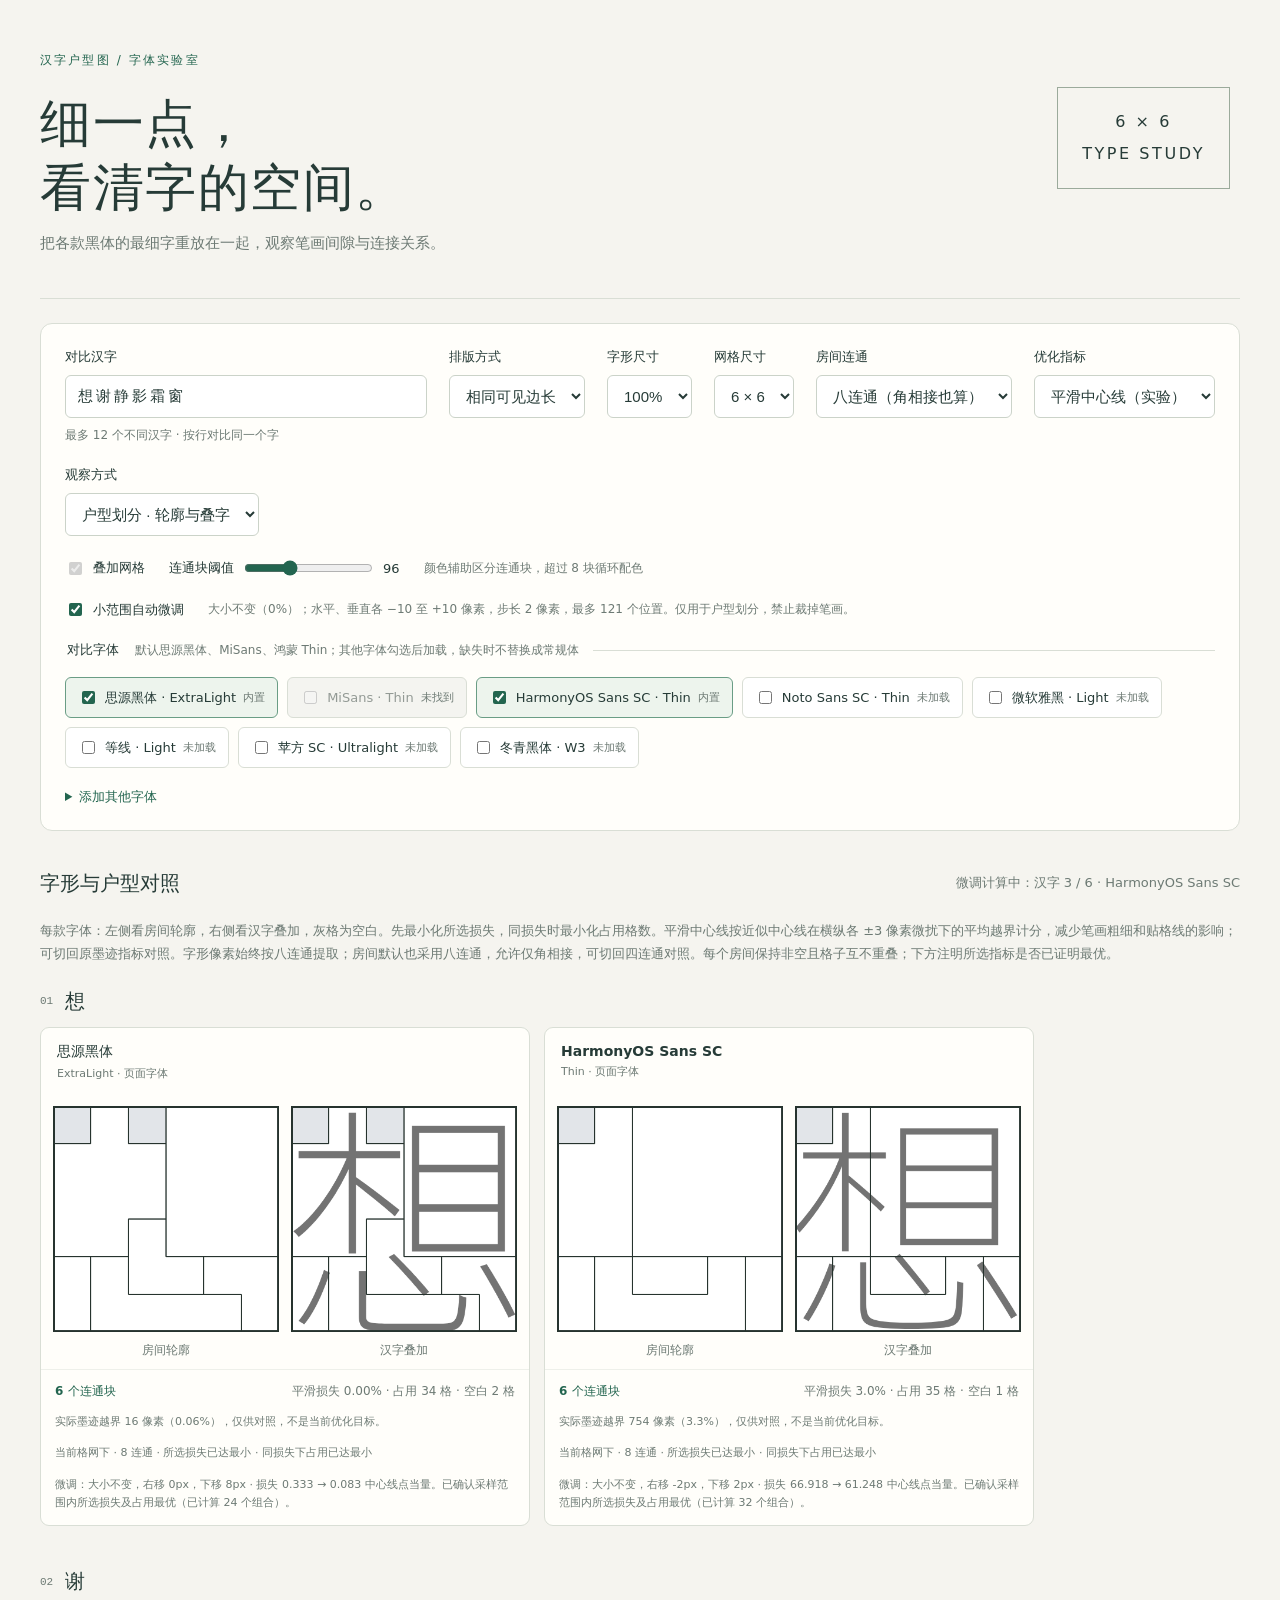
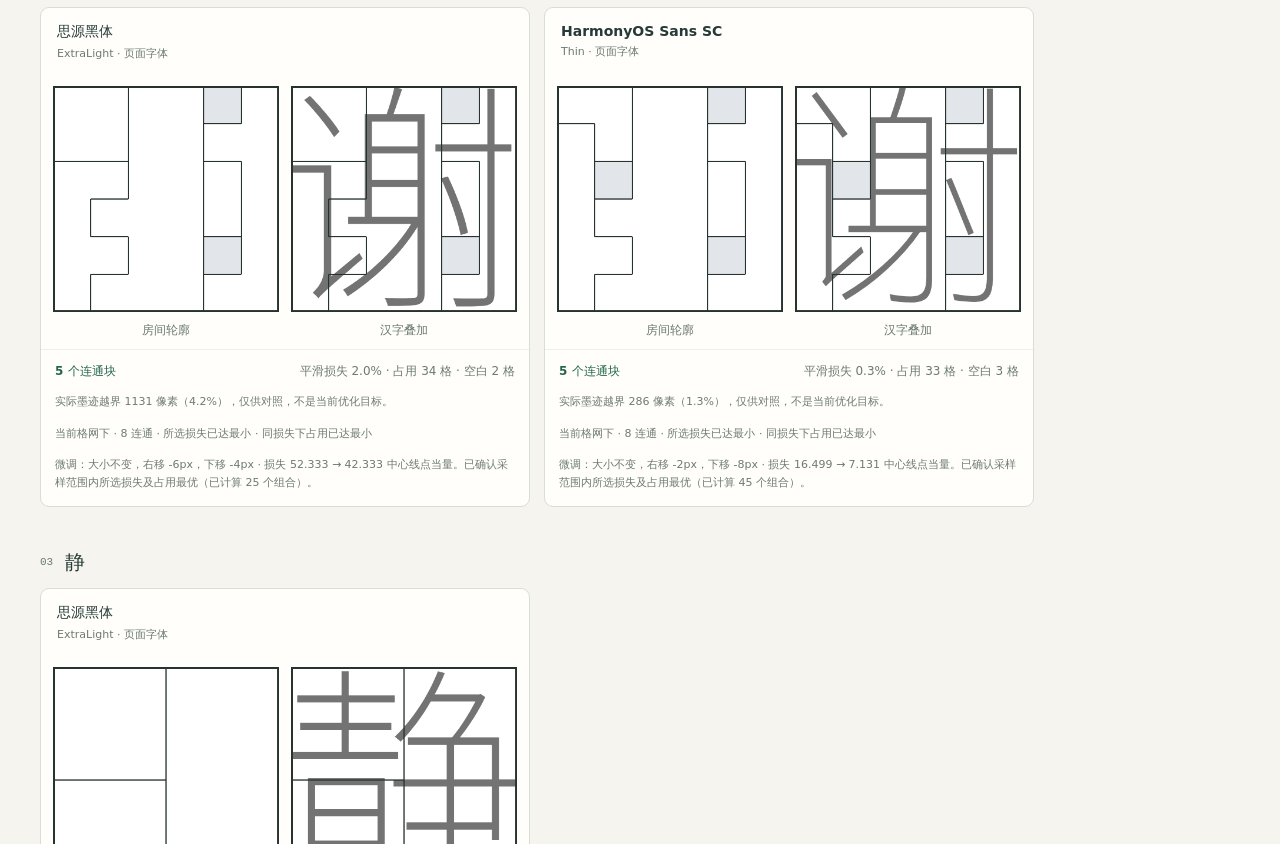
<file: hanzi-floorplan/public/index.html>
<!doctype html>
<html lang="zh-CN">
<head>
  <meta charset="utf-8"><meta name="viewport" content="width=device-width,initial-scale=1">
  <title>细黑体比较 · 汉字户型图</title>
  <link rel="stylesheet" href="./style.css">
</head>
<body><main>
  <header><div class="eyebrow">汉字户型图 / 字体实验室</div><h1>细一点，<br>看清字的空间。</h1><p>把各款黑体的最细字重放在一起，观察笔画间隙与连接关系。</p><span class="stamp"><span id="grid-stamp">6 × 6</span><br>TYPE STUDY</span></header>
  <section class="controls" aria-label="对比设置">
    <div class="control-row"><label class="characters">对比汉字<input id="characters" value="想谢静影霜窗" maxlength="48" autocomplete="off" spellcheck="false"><small>最多 12 个不同汉字 · 按行对比同一个字</small></label>
    <label>排版方式<select id="layout"><option value="em">相同字号</option><option value="ink" selected>相同可见边长</option></select></label>
    <label>字形尺寸<select id="scale"><option value="0.72">72%</option><option value="0.84">84%</option><option value="0.92">92%</option><option value="1" selected>100%</option></select></label>
    <label>网格尺寸<select id="grid-size"><option value="5">5 × 5</option><option value="6" selected>6 × 6</option><option value="7">7 × 7</option><option value="8">8 × 8</option></select></label>
    <label>房间连通<select id="connectivity"><option value="8" selected>八连通（角相接也算）</option><option value="4">四连通（须边相接）</option></select></label>
    <label>优化指标<select id="objective"><option value="centerline" selected>平滑中心线（实验）</option><option value="ink">墨迹越界（原指标）</option></select></label>
    <label>观察方式<select id="mode"><option value="plan" selected>户型划分 · 轮廓与叠字</option><option value="ink">原始字形</option><option value="components">连通块着色</option><option value="skeleton">笔画中心线</option></select></label></div>
    <div class="control-row secondary"><label><input id="grid" type="checkbox" checked> 叠加网格</label><label>连通块阈值 <input id="threshold" type="range" min="32" max="224" step="8" value="96"><output id="threshold-value">96</output></label><span>颜色辅助区分连通块，超过 8 块循环配色</span></div>
    <div class="control-row secondary"><label><input id="tune" type="checkbox" checked>小范围自动微调</label><span>大小不变（0%）；水平、垂直各 −10 至 +10 像素，步长 2 像素，最多 121 个位置。仅用于户型划分，禁止裁掉笔画。</span></div>
    <fieldset><legend>对比字体 <span>默认思源黑体、MiSans、鸿蒙 Thin；其他字体勾选后加载，缺失时不替换成常规体</span></legend><div id="fonts" class="font-options"></div></fieldset>
    <details><summary>添加其他字体</summary><p>选择本地 OTF / TTF / WOFF / WOFF2 文件，仅在本页内存中使用。请选择所需的细字重文件；可变字体使用文件默认字重，不自动判断最小值。字体缺少的汉字可能由浏览器回退显示，请优先使用完整的简体中文字体。</p><input id="font-file" type="file" accept=".otf,.ttf,.woff,.woff2" multiple><p id="file-status" role="status"></p></details>
  </section>
  <div class="results-heading"><h2>字形与户型对照</h2><p id="status" role="status" aria-live="polite">正在加载字体…</p></div>
  <p class="plan-guide" id="plan-guide">每款字体：左侧看房间轮廓，右侧看汉字叠加，灰格为空白。先最小化所选损失，同损失时最小化占用格数。平滑中心线按近似中心线在横纵各 ±3 像素微扰下的平均越界计分，减少笔画粗细和贴格线的影响；可切回原墨迹指标对照。字形像素始终按八连通提取；房间默认也采用八连通，允许仅角相接，可切回四连通对照。每个房间保持非空且格子互不重叠；下方注明所选指标是否已证明最优。</p>
  <div id="results"></div>
  <footer><p>相同字号保留字体原有比例；相同可见边长按墨迹范围等比缩放。连通块按 384 × 384 画布、八邻接和所选阈值计算；极细笔画的计数可能随阈值变化。</p><p>本页使用 HarmonyOS Sans 字体（Copyright 2021 Huawei Device Co., Ltd.）。鸿蒙 Thin 与思源黑体 ExtraLight 随页面提供；其他字体来自本机。思源与 Noto CJK 同源，不应当作完全独立的设计。户型划分在当前页面即时计算，不保存或导出答案映射；与离线整数规划的结果可能不同。</p><a href="./fonts/LICENSE.txt">思源黑体许可证</a> · <a href="./fonts/LICENSE-HarmonyOS-Sans.txt">HarmonyOS Sans 许可证</a></footer>
</main><script type="module" src="./app.js"></script></body></html>
</file>
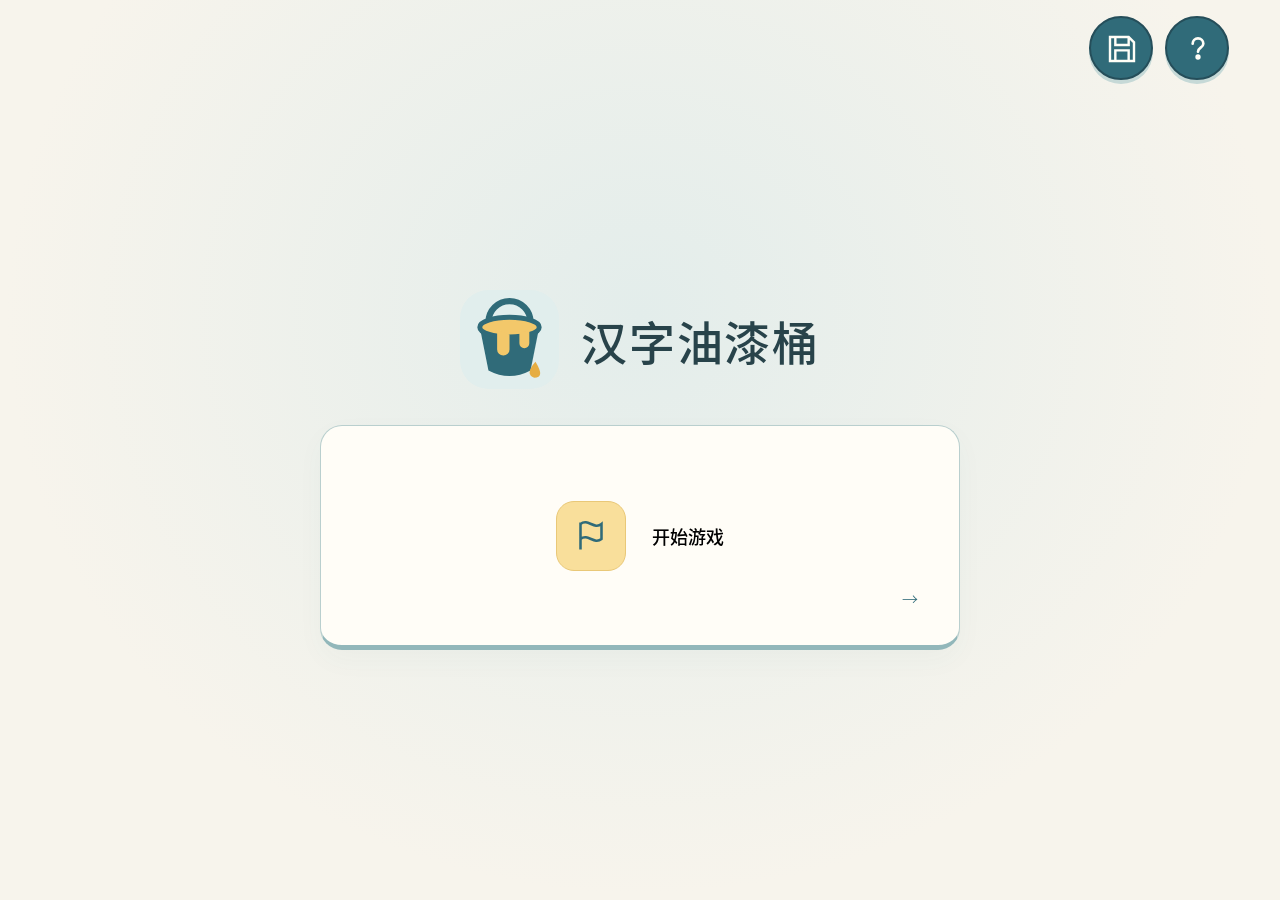
<file: hanzi-paint-bucket/public/index.html>
<!doctype html><html lang="zh-CN"><head><meta charset="utf-8"><meta name="viewport" content="width=device-width,initial-scale=1"><meta name="theme-color" content="#f7f4ec"><title>汉字油漆桶</title><link rel="icon" href="./bucket.svg" type="image/svg+xml"><link rel="stylesheet" href="./style.css?v=20261111-sourcehan-light-v27-release"><script>if(!location.pathname.endsWith('/')&&!location.pathname.endsWith('/index.html'))location.replace(location.pathname+'/'+location.search+location.hash);</script><script type="module" src="./game.mjs?v=20261111-sourcehan-light-v27-release"></script></head><body><main class="shell">
<div class="utility-actions"><button id="save-open" class="help-button" aria-label="导入导出存档" aria-haspopup="dialog"><svg aria-hidden="true" viewBox="0 0 24 24" fill="none" stroke="currentColor" stroke-width="1.8"><path d="M5 3h12l4 4v14H3V3h2Zm2 0v6h10V3M7 21v-8h10v8"/></svg></button><button id="help-open" class="help-button" aria-label="玩法帮助" aria-haspopup="dialog"><svg aria-hidden="true" viewBox="0 0 24 24" fill="none" stroke="currentColor" stroke-width="2" stroke-linecap="round"><path d="M8 8a4 4 0 0 1 8 0c0 3-4 3-4 6"/><circle cx="12" cy="18" r="1" fill="currentColor"/></svg></button></div>
<section id="home" class="view"><header class="home-brand"><img class="brand-mark" src="./bucket.svg" alt="" width="80" height="80"><h1>汉字油漆桶</h1></header><div class="choices"><button id="start-game" class="choice" type="button" disabled><span class="choice-icon" aria-hidden="true"><svg viewBox="0 0 24 24" fill="none" stroke="currentColor" stroke-width="1.7"><path d="M5 21V3m0 1c5-4 9 4 14 0v10c-5 4-9-4-14 0"/></svg></span><span id="start-label" class="choice-label" role="status">加载中…</span><span class="choice-arrow" aria-hidden="true">→</span></button></div></section>
<section id="levels" class="view" hidden><a class="back" href="#home" aria-label="返回首页"><svg aria-hidden="true" viewBox="0 0 24 24" fill="none" stroke="currentColor" stroke-width="2" stroke-linecap="round" stroke-linejoin="round"><path d="m12 5-7 7 7 7M5 12h14"/></svg></a><div class="view-top"><div class="play-heading"><h1 tabindex="-1">选择关卡</h1><span id="levels-count" class="level-count"></span></div></div><div id="level-grid" class="level-grid" aria-label="关卡"></div><nav class="level-pages" aria-label="关卡分页"><button id="page-previous">← 上一页</button><select id="page-select" aria-label="关卡范围"></select><button id="page-next">下一页 →</button></nav><p id="levels-status" role="status"></p><button id="retry" class="primary" hidden>重试</button></section>
<section id="play" class="view" hidden><a class="back" href="#levels" aria-label="返回选关"><svg aria-hidden="true" viewBox="0 0 24 24" fill="none" stroke="currentColor" stroke-width="2" stroke-linecap="round" stroke-linejoin="round"><path d="m12 5-7 7 7 7M5 12h14"/></svg></a><div class="view-top"><div class="play-heading"><h1 id="level-title" tabindex="-1"></h1><span id="level-count" class="level-count"></span></div></div><progress id="progress" aria-label="闯关进度" value="0" max="1"></progress><form id="puzzle-form" autocomplete="off"><div id="board" class="paint-board" role="group" aria-label="根据涂色猜词"></div><div class="answer-actions"><input id="word-entry" type="text" aria-label="输入完整词语" autocomplete="off" spellcheck="false" enterkeyhint="done"><p id="feedback" class="feedback" role="status" aria-live="polite"></p><button id="submit" class="primary" type="submit">提交</button><div id="next" class="advance-indicator" hidden aria-hidden="true"><span></span></div></div></form><nav id="level-nav" class="level-nav" aria-label="关卡导航"><button id="previous">← 上一关</button><button id="reveal" hidden>查看答案</button><button id="review-next">下一关 →</button></nav></section>
<section id="complete" class="view" hidden><a class="back" href="#levels" aria-label="返回选关"><svg aria-hidden="true" viewBox="0 0 24 24" fill="none" stroke="currentColor" stroke-width="2" stroke-linecap="round" stroke-linejoin="round"><path d="m12 5-7 7 7 7M5 12h14"/></svg></a><div class="complete-panel"><img src="./bucket.svg" width="120" height="120" alt=""><h1 tabindex="-1">恭喜，全部通关！</h1><p id="complete-count" class="level-count"></p></div></section></main><div id="save-warning" class="save-warning" role="status" hidden>进度尚未保存，请导出存档<button id="warning-export">导出存档</button></div>
<dialog id="help-dialog" aria-labelledby="help-title"><form method="dialog" class="help-heading"><h2 id="help-title">怎么玩</h2><button class="help-close" aria-label="关闭">×</button></form><p>把汉字的封闭区域涂满，隐藏笔画。<br>根据留下的色块，猜出原来的词语。</p><div id="help-demo" role="img" aria-label="教学示例：回答的封闭区域涂色"></div><p class="help-word">回答</p><p id="help-status" role="status"></p></dialog><dialog id="save-dialog" aria-labelledby="save-title"><form method="dialog" class="help-heading"><h2 id="save-title">存档</h2><button class="help-close" aria-label="关闭">×</button></form><label for="save-code">复制存档码，或粘贴后导入。</label><textarea id="save-code" rows="5" maxlength="65536" spellcheck="false"></textarea><div class="save-actions"><button id="save-export" class="primary">导出并复制</button><button id="save-import" class="primary">导入存档</button></div><p id="save-status" role="status"></p></dialog></body></html>
</file>
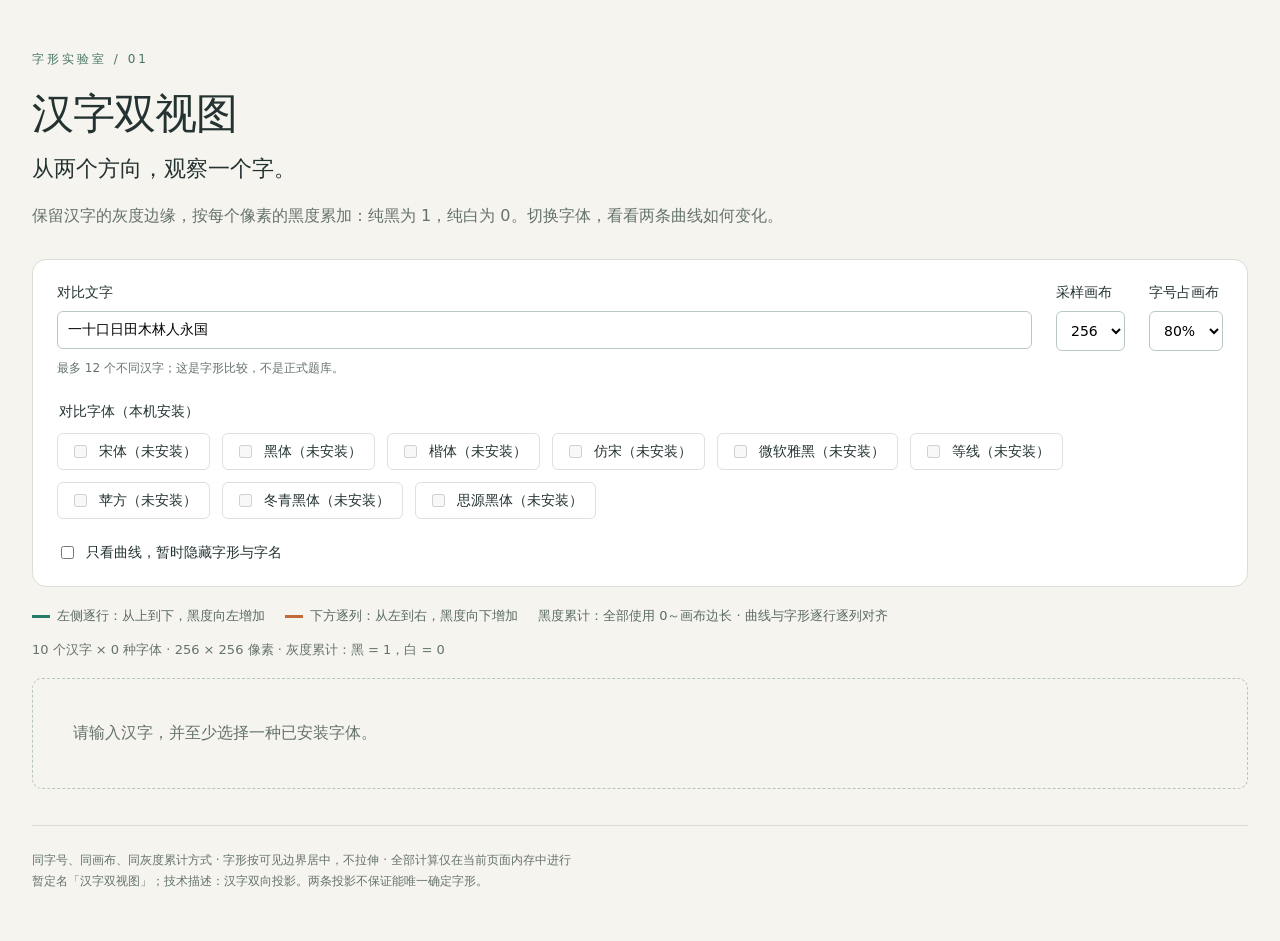
<file: hanzi-projection/public/index.html>
<!doctype html>
<html lang="zh-CN">
<meta charset="utf-8">
<meta name="viewport" content="width=device-width,initial-scale=1">
<title>汉字双视图 · 字形实验室</title>
<link rel="stylesheet" href="./style.css">
<main>
  <header><span class="eyebrow">字形实验室 / 01</span><h1>汉字双视图<span>从两个方向，观察一个字。</span></h1><p>保留汉字的灰度边缘，按每个像素的黑度累加：纯黑为 1，纯白为 0。切换字体，看看两条曲线如何变化。</p></header>
  <section class="controls" aria-label="实验参数">
    <label class="characters">对比文字 <input id="characters" value="一十口日田木林人永国" maxlength="24" autocomplete="off" spellcheck="false"><small>最多 12 个不同汉字；这是字形比较，不是正式题库。</small></label>
    <label>采样画布 <select id="size"><option>64</option><option>128</option><option selected>256</option></select></label>
    <label>字号占画布 <select id="scale"><option value="0.65">65%</option><option value="0.8" selected>80%</option><option value="0.9">90%</option></select></label>
    <fieldset><legend>对比字体（本机安装）</legend><div id="fonts"></div></fieldset>
    <label class="toggle"><input id="hide" type="checkbox">只看曲线，暂时隐藏字形与字名</label>
  </section>
  <div class="guide"><span><i class="row"></i>左侧逐行：从上到下，黑度向左增加</span><span><i class="col"></i>下方逐列：从左到右，黑度向下增加</span><span>黑度累计：全部使用 0～画布边长 · 曲线与字形逐行逐列对齐</span></div>
  <p id="status" role="status"></p>
  <div id="results"></div>
  <footer>同字号、同画布、同灰度累计方式 · 字形按可见边界居中，不拉伸 · 全部计算仅在当前页面内存中进行<br>暂定名「汉字双视图」；技术描述：汉字双向投影。两条投影不保证能唯一确定字形。</footer>
</main>
<script type="module" src="./app.js"></script>
</html>
</file>
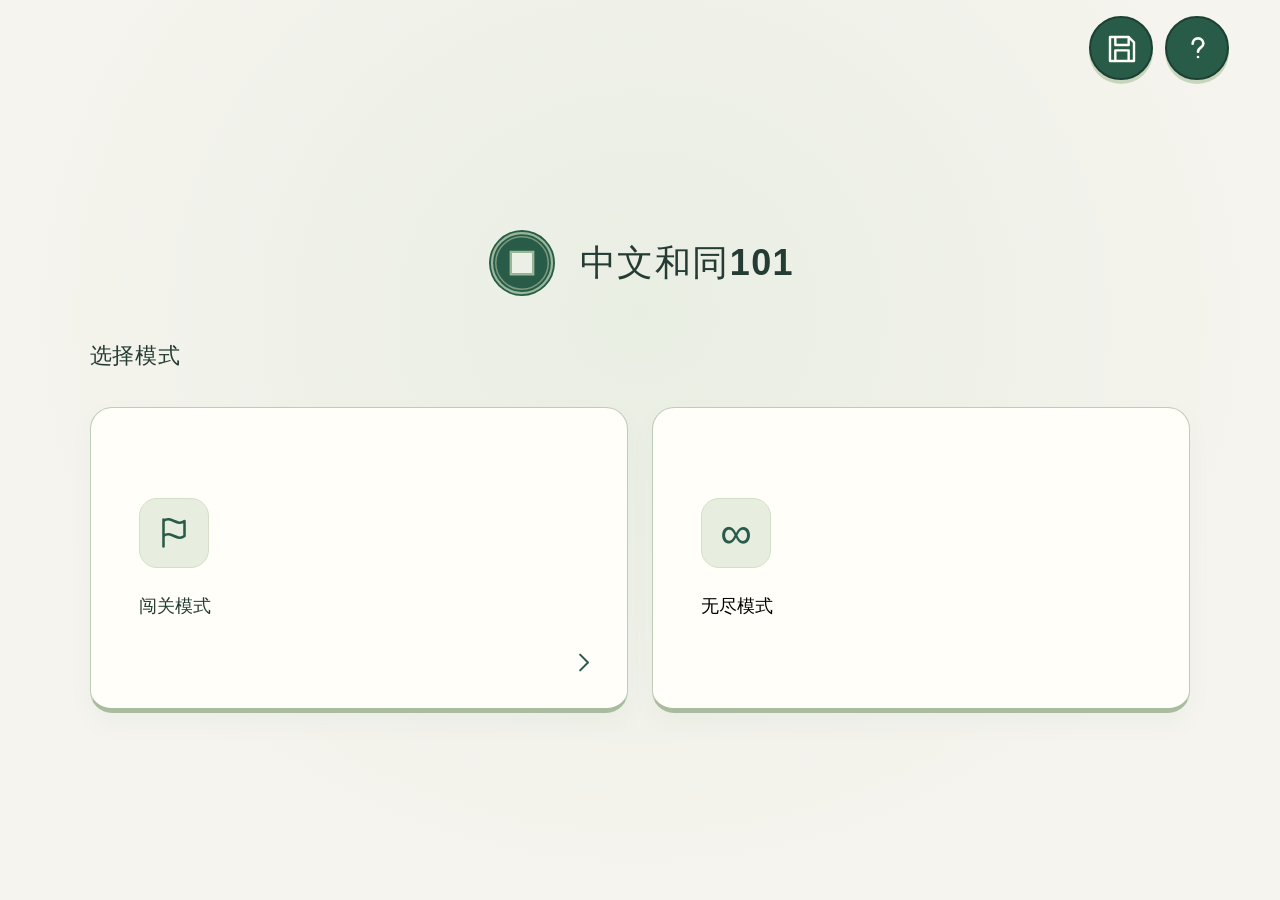
<file: word-kanji/public/index.html>
<!doctype html>
<html lang="zh-CN">
<head>
  <meta charset="utf-8">
  <meta name="viewport" content="width=device-width, initial-scale=1">
  <meta name="theme-color" content="#f5f4ee">
  <title>中文和同101</title>
  <link rel="icon" type="image/svg+xml" href="./coin.svg?v=green-1">
  <link rel="license" href="./NOTICE.txt">
  <script>
    // Canonical directory URL also works on hosts serving index.html without a redirect.
    if (!location.pathname.endsWith('/') && !location.pathname.endsWith('/index.html')) {
      location.replace(location.pathname + '/' + location.search + location.hash);
    }
  </script>
  <link rel="stylesheet" href="./style.css">
  <script type="module" src="./app.js?v=progress-2"></script>
</head>
<body>
  <main class="shell">
    <div class="utility-actions">
    <button id="save-open" class="help-button" type="button" aria-label="导入导出存档" aria-haspopup="dialog"><svg aria-hidden="true" viewBox="0 0 24 24" fill="none" stroke="currentColor" stroke-width="1.8" stroke-linecap="round" stroke-linejoin="round"><path d="M5 3h12l4 4v14H3V3h2Zm2 0v6h10V3M7 21v-8h10v8"/></svg></button>
    <button id="help-open" class="help-button" type="button" aria-label="玩法帮助" aria-haspopup="dialog"><svg aria-hidden="true" viewBox="0 0 24 24" fill="none" stroke="currentColor" stroke-width="2" stroke-linecap="round"><path d="M8 8a4 4 0 0 1 8 0c0 3-4 3-4 6"/><circle cx="12" cy="18" r="1" fill="currentColor" stroke="none"/></svg></button>
    </div>
    <section id="home" class="view" aria-labelledby="home-title">
      <header class="home-brand"><img class="brand-mark" src="./coin.svg" width="80" height="80" alt=""><span>中文和同101</span></header>
      <div class="heading"><h1 id="home-title" tabindex="-1">选择模式</h1></div>
      <div class="choices">
        <a class="choice" href="#types"><span class="choice-icon" aria-hidden="true"><svg viewBox="0 0 24 24" fill="none" stroke="currentColor" stroke-width="1.7" stroke-linecap="round" stroke-linejoin="round"><path d="M5 21V3m0 1c5-4 9 4 14 0v10c-5 4-9-4-14 0"/></svg></span><span class="choice-label">闯关模式</span><svg class="choice-arrow" aria-hidden="true" viewBox="0 0 24 24" fill="none" stroke="currentColor" stroke-width="1.8" stroke-linecap="round" stroke-linejoin="round"><path d="m9 5 7 7-7 7"/></svg></a>
        <button id="endless-start" class="choice" disabled><span class="choice-icon" aria-hidden="true">∞</span><span class="choice-label">无尽模式</span><span class="badge">未开放</span></button>
      </div>
    </section>
    <section id="types" class="view" hidden aria-labelledby="types-title">
      <a class="back" href="#home" aria-label="&#36820;&#22238;&#39318;&#39029;"><svg aria-hidden="true" viewBox="0 0 24 24" fill="none" stroke="currentColor" stroke-width="2" stroke-linecap="round" stroke-linejoin="round"><path d="m12 5-7 7 7 7M5 12h14"/></svg></a>
      <div class="heading"><span class="eyebrow">闯关模式</span><h1 id="types-title" tabindex="-1">选择题型</h1></div>
      <div class="choices">
        <a class="choice" id="start" href="#levels"><span class="choice-icon type-icon" aria-hidden="true"><img src="./one-standard.svg" alt=""></span><span class="choice-label">一字标准型<small id="saved-progress"></small></span><svg class="choice-arrow" aria-hidden="true" viewBox="0 0 24 24" fill="none" stroke="currentColor" stroke-width="1.8" stroke-linecap="round" stroke-linejoin="round"><path d="m9 5 7 7-7 7"/></svg></a>
        <a class="choice" id="start-two" href="#levels-two"><span class="choice-icon type-icon" aria-hidden="true"><img src="./two-standard.svg" alt=""></span><span class="choice-label">二字标准型<small id="saved-progress-two"></small></span><span class="choice-arrow" aria-hidden="true">→</span></a>
      </div>
    </section>
    <section id="endless-types" class="view" hidden aria-labelledby="endless-types-title">
      <a class="back" href="#home" aria-label="&#36820;&#22238;&#39318;&#39029;"><svg aria-hidden="true" viewBox="0 0 24 24" fill="none" stroke="currentColor" stroke-width="2" stroke-linecap="round" stroke-linejoin="round"><path d="m12 5-7 7 7 7M5 12h14"/></svg></a>
      <div class="heading"><span class="eyebrow">无尽模式</span><h1 id="endless-types-title" tabindex="-1">选择题型</h1></div>
      <div class="choices">
        <a class="choice" id="endless-start-one" href="#endless-one"><span class="choice-icon type-icon" aria-hidden="true"><img src="./one-standard.svg" alt=""></span><span class="choice-label">一字标准型<small id="endless-progress-1"></small></span><svg class="choice-arrow" aria-hidden="true" viewBox="0 0 24 24" fill="none" stroke="currentColor" stroke-width="1.8" stroke-linecap="round" stroke-linejoin="round"><path d="m9 5 7 7-7 7"/></svg></a>
        <a class="choice" id="endless-start-two" href="#endless-two"><span class="choice-icon type-icon" aria-hidden="true"><img src="./two-standard.svg" alt=""></span><span class="choice-label">二字标准型<small id="endless-progress-2"></small></span><span class="choice-arrow" aria-hidden="true">→</span></a>
      </div>
      <p id="endless-status" role="status"></p>
    </section>
    <section id="levels" class="view" hidden aria-labelledby="levels-title">
      <div class="view-top">
      <a class="back" href="#types" aria-label="&#36820;&#22238;&#39064;&#22411;"><svg aria-hidden="true" viewBox="0 0 24 24" fill="none" stroke="currentColor" stroke-width="2" stroke-linecap="round" stroke-linejoin="round"><path d="m12 5-7 7 7 7M5 12h14"/></svg></a>
      <div class="play-heading"><div><span class="eyebrow mode-label">一字标准型</span><h1 id="levels-title" tabindex="-1">选择关卡</h1></div><span id="levels-count" class="level-count"></span></div>
      </div>
      <div id="level-grid" class="level-grid" role="group" aria-label="关卡"></div>
      <nav id="level-pages" class="level-pages" aria-label="关卡分页" hidden><button id="page-previous" type="button">← 上一页</button><select id="page-select" aria-label="关卡范围"></select><button id="page-next" type="button">下一页 →</button></nav>
      <p id="levels-status" role="status"></p><button id="levels-retry" class="primary" type="button" hidden>重试</button>
    </section>
    <section id="play" class="view" hidden aria-labelledby="level-title">
      <div class="view-top">
      <a class="back" href="#levels" aria-label="&#36820;&#22238;&#36873;&#20851;"><svg aria-hidden="true" viewBox="0 0 24 24" fill="none" stroke="currentColor" stroke-width="2" stroke-linecap="round" stroke-linejoin="round"><path d="m12 5-7 7 7 7M5 12h14"/></svg></a>
      <div class="play-heading"><div><span class="eyebrow mode-label">一字标准型</span><h1 id="level-title" tabindex="-1">加载中…</h1></div><span id="level-count" class="level-count"></span></div>
      </div>
      <progress id="progress" value="0" max="1" aria-label="闯关进度"></progress>
      <form id="puzzle-form" autocomplete="off">
        <div id="board" class="board" role="group" aria-label="一字标准型题目">
          <span id="top" class="clue top"></span><span class="arrow down-one" aria-label="向下">↓</span>
          <span id="left" class="clue left"></span><span class="arrow right-one" aria-label="向右">→</span>
          <input id="entry" class="entry" type="text" aria-label="填入一个汉字" autocomplete="off" autocapitalize="off" spellcheck="false" enterkeyhint="done" disabled>
          <span class="arrow right-two" aria-label="向右">→</span><span id="right" class="clue right"></span>
          <span class="arrow down-two" aria-label="向下">↓</span><span id="bottom" class="clue bottom"></span>
          <span id="top-two" class="clue top-two two-cell" hidden></span><span class="arrow down-three two-cell" aria-label="向下" hidden>↓</span>
          <input id="entry-two" class="entry second-entry two-cell" type="text" aria-label="第二个字" autocomplete="off" autocapitalize="off" spellcheck="false" enterkeyhint="done" hidden disabled>
          <span class="arrow right-three two-cell" aria-label="向右" hidden>→</span>
          <span class="arrow down-four two-cell" aria-label="向下" hidden>↓</span><span id="bottom-two" class="clue bottom-two two-cell" hidden></span>
        </div>
        <div class="answer-actions">
        <p id="feedback" class="feedback" role="status" aria-live="polite"></p>
        <button id="submit" class="primary" type="submit" disabled>提交</button>
        <div id="next" class="advance-indicator" aria-hidden="true" hidden><span></span></div>
        <button id="retry" class="primary" type="button" hidden>重试</button>
        </div>
      </form>
      <nav class="level-nav" aria-label="关卡导航"><button id="previous" type="button" disabled>← 上一关</button><button id="reveal" type="button" hidden>查看答案</button><button id="hide-answer" type="button" hidden>隐藏答案</button><button id="review-next" type="button" hidden>下一关 →</button></nav>
    </section>
    <section id="complete" class="view" hidden aria-labelledby="complete-title">
      <a class="back" href="#levels" aria-label="&#36820;&#22238;&#36873;&#20851;"><svg aria-hidden="true" viewBox="0 0 24 24" fill="none" stroke="currentColor" stroke-width="2" stroke-linecap="round" stroke-linejoin="round"><path d="m12 5-7 7 7 7M5 12h14"/></svg></a>
      <div class="complete-panel">
        <svg class="complete-medal" aria-hidden="true" viewBox="0 0 160 140" fill="none">
          <circle cx="80" cy="65" r="44" fill="#e2edd8" stroke="#9eb898" stroke-width="2"/>
          <circle cx="80" cy="65" r="34" fill="#285c49"/>
          <path d="m64 65 11 11 22-24" stroke="#fffef7" stroke-width="6" stroke-linecap="round" stroke-linejoin="round"/>
          <path d="M40 111C9 96 10 56 23 35M120 111c31-15 30-55 17-76" stroke="#789871" stroke-width="3" stroke-linecap="round"/>
          <path d="M25 88Q4 85 7 66q17 1 18 22M21 62Q5 49 15 36q14 8 6 26M35 106Q14 111 11 94q17-7 24 12M135 88q21-3 18-22-17 1-18 22M139 62q16-13 6-26-14 8-6 26M125 106q21 5 24-12-17-7-24 12" fill="#a4bd97"/>
          <path d="m80 3 3 7 7 3-7 3-3 7-3-7-7-3 7-3Z" fill="#789871"/>
        </svg>
        <span class="eyebrow mode-label">一字标准型</span>
        <h1 id="complete-title" tabindex="-1">恭喜，全部通关！</h1>
        <p id="complete-count" class="level-count"></p>
      </div>
    </section>
  </main>
  <div id="save-warning" class="save-warning" role="status" hidden><span>进度尚未保存，请导出存档</span><button id="warning-export" type="button">导出存档</button></div>
  <dialog id="save-dialog" aria-labelledby="save-title">
    <form method="dialog" class="help-heading"><h2 id="save-title">存档</h2><button class="help-close" aria-label="关闭存档"><svg aria-hidden="true" viewBox="0 0 24 24" fill="none" stroke="currentColor" stroke-width="2" stroke-linecap="round"><path d="m6 6 12 12M18 6 6 18"/></svg></button></form>
    <label for="save-code">复制存档码，或粘贴后导入。</label>
    <textarea id="save-code" rows="5" maxlength="65536" spellcheck="false" autocomplete="off" autocapitalize="off" aria-label="存档码"></textarea>
    <div class="save-actions"><button id="save-export" class="primary" type="button">导出并复制</button><button id="save-import" class="primary" type="button">导入存档</button></div>
    <p id="save-status" role="status" aria-live="polite"></p>
  </dialog>
  <dialog id="help-dialog" aria-labelledby="help-title">
    <form method="dialog" class="help-heading"><h2 id="help-title">怎么玩</h2><button class="help-close" aria-label="关闭帮助"><svg aria-hidden="true" viewBox="0 0 24 24" fill="none" stroke="currentColor" stroke-width="2" stroke-linecap="round"><path d="m6 6 12 12M18 6 6 18"/></svg></button></form>
    <p class="help-rule">顺着箭头，都要组成词语。</p>
    <div class="help-tabs" role="tablist" aria-label="示例题型">
      <button id="help-tab-one" type="button" role="tab" aria-selected="true" aria-controls="help-panel-one">一字型</button>
      <button id="help-tab-two" type="button" role="tab" aria-selected="false" aria-controls="help-panel-two" tabindex="-1">二字型</button>
    </div>
    <section id="help-panel-one" role="tabpanel" aria-labelledby="help-tab-one">
      <div class="help-example" role="img" aria-label="一字教学例题：中间填答，顺箭头组成回答、报答、答应、答案。">
        <span class="top">回</span><span class="down-one help-arrow">↓</span>
        <span class="left">报</span><span class="right-one help-arrow">→</span>
        <span class="help-answer">答</span><span class="right-two help-arrow">→</span><span class="right">案</span>
        <span class="down-two help-arrow">↓</span><span class="bottom">应</span>
      </div>
      <p class="help-caption">填一个字。</p>
    </section>
    <section id="help-panel-two" role="tabpanel" aria-labelledby="help-tab-two" hidden>
      <div class="help-example help-example-two" role="img" aria-label="二字教学例题：从左到右填答案，顺箭头组成回答、报答、答复、答案、方案、案头、案例。">
        <span class="top">报</span><span class="down-one help-arrow">↓</span>
        <span class="left">回</span><span class="right-one help-arrow">→</span>
        <span class="help-answer">答</span><span class="right-two help-arrow">→</span>
        <span class="help-answer help-answer-two">案</span><span class="help-right-three help-arrow">→</span><span class="right">例</span>
        <span class="down-two help-arrow">↓</span><span class="bottom">复</span>
        <span class="help-top-two">方</span><span class="help-down-three help-arrow">↓</span>
        <span class="help-down-four help-arrow">↓</span><span class="help-bottom-two">头</span>
      </div>
      <p class="help-caption">从左到右填两个字，连起来也是词。</p>
    </section>
  </dialog>
</body>
</html>
</file>
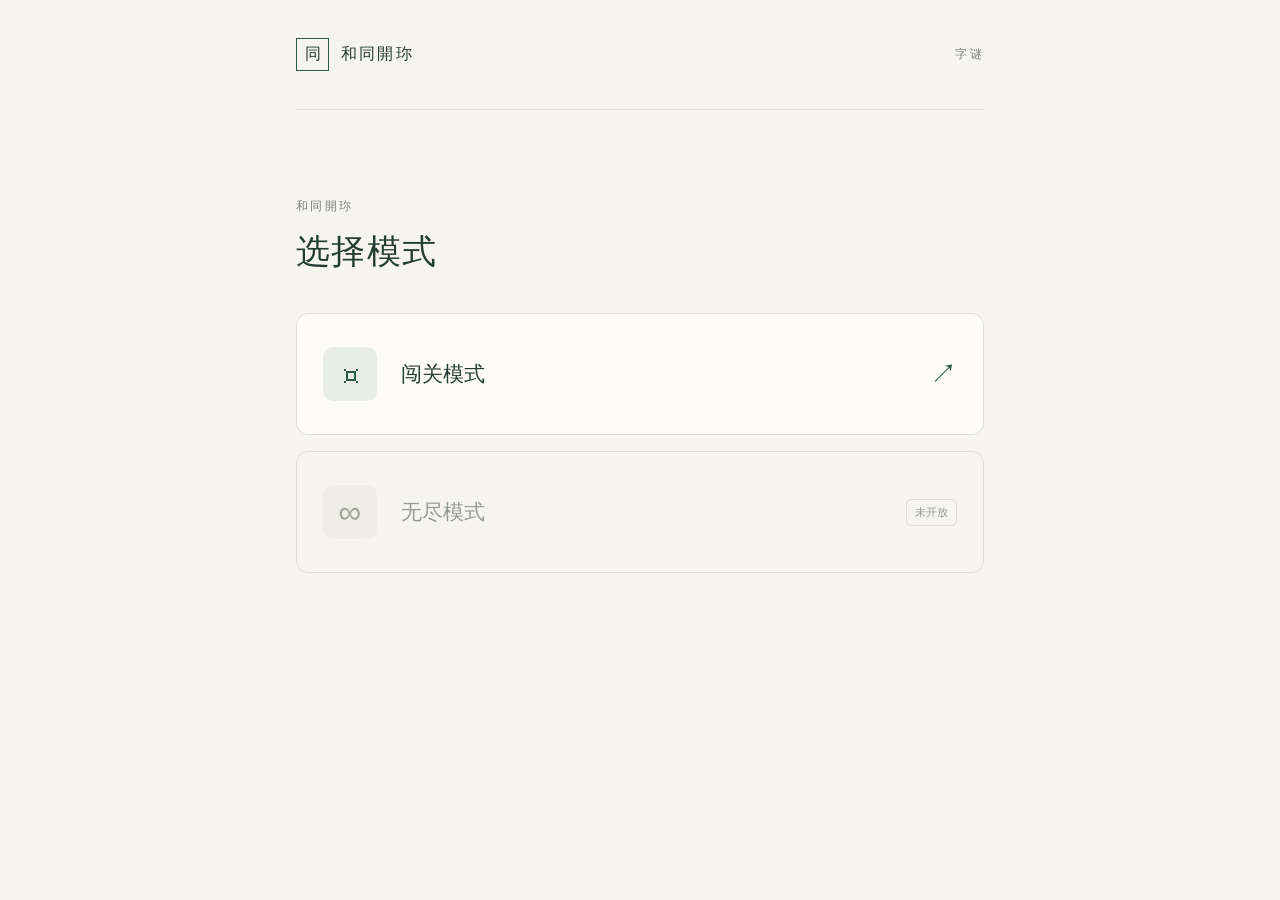
<file: public/puzzle/word-kanji/index.html>
<!doctype html>
<html lang="zh-CN">
<head>
  <meta charset="utf-8">
  <meta name="viewport" content="width=device-width, initial-scale=1">
  <meta name="theme-color" content="#f5f4ee">
  <title>和同開珎</title>
  <link rel="license" href="./NOTICE.txt">
  <script>
    // Canonical directory URL also works on hosts serving index.html without a redirect.
    if (!location.pathname.endsWith('/') && !location.pathname.endsWith('/index.html')) {
      location.replace(location.pathname + '/' + location.search + location.hash);
    }
  </script>
  <link rel="stylesheet" href="./style.css">
  <script type="module" src="./app.js"></script>
</head>
<body>
  <main class="shell">
    <header class="site-header">
      <a class="brand" href="#home" aria-label="和同開珎首页"><span class="brand-mark" aria-hidden="true">同</span>和同開珎</a>
      <span class="header-tag">字谜</span>
    </header>
    <section id="home" class="view" aria-labelledby="home-title">
      <div class="heading"><span class="eyebrow">和同開珎</span><h1 id="home-title" tabindex="-1">选择模式</h1></div>
      <div class="choices">
        <a class="choice" href="#types"><span class="choice-icon" aria-hidden="true">⌑</span><span class="choice-label">闯关模式</span><span class="choice-arrow" aria-hidden="true">↗</span></a>
        <button class="choice" disabled><span class="choice-icon" aria-hidden="true">∞</span><span class="choice-label">无尽模式</span><span class="badge">未开放</span></button>
      </div>
    </section>
    <section id="types" class="view" hidden aria-labelledby="types-title">
      <a class="back" href="#home">← 返回</a>
      <div class="heading"><span class="eyebrow">闯关模式</span><h1 id="types-title" tabindex="-1">选择题型</h1></div>
      <div class="choices">
        <a class="choice" id="start" href="#play"><span class="choice-icon type-icon" aria-hidden="true">一</span><span class="choice-label">一字标准型<small id="saved-progress"></small></span><span class="choice-arrow" aria-hidden="true">↗</span></a>
        <button class="choice" disabled><span class="choice-icon type-icon" aria-hidden="true">二</span><span class="choice-label">二字标准型</span><span class="badge">未开放</span></button>
      </div>
    </section>
    <section id="play" class="view" hidden aria-labelledby="level-title">
      <a class="back" href="#types">← 返回</a>
      <div class="play-heading"><div><span class="eyebrow">一字标准型</span><h1 id="level-title" tabindex="-1">加载中…</h1></div><span id="level-count" class="level-count"></span></div>
      <progress id="progress" value="0" max="1" aria-label="闯关进度"></progress>
      <form id="puzzle-form" autocomplete="off">
        <div class="board" role="group" aria-label="一字标准型题目">
          <span id="top" class="clue top"></span><span class="arrow down-one" aria-label="向下">↓</span>
          <span id="left" class="clue left"></span><span class="arrow right-one" aria-label="向右">→</span>
          <input id="entry" class="entry" type="text" aria-label="填入一个汉字" autocomplete="off" autocapitalize="off" spellcheck="false" enterkeyhint="done" disabled>
          <span class="arrow right-two" aria-label="向右">→</span><span id="right" class="clue right"></span>
          <span class="arrow down-two" aria-label="向下">↓</span><span id="bottom" class="clue bottom"></span>
        </div>
        <p id="feedback" class="feedback" role="status" aria-live="polite"></p>
        <button id="submit" class="primary" type="submit" disabled>提交</button>
        <button id="next" class="primary" type="button" hidden>下一关 →</button>
        <button id="retry" class="primary" type="button" hidden>重试</button>
      </form>
      <nav class="level-nav" aria-label="关卡导航"><button id="previous" type="button" disabled>← 上一关</button><button id="resume" type="button" hidden>继续闯关 →</button></nav>
    </section>
    <section id="complete" class="view" hidden aria-labelledby="complete-title"><div class="heading"><span class="eyebrow">一字标准型</span><h1 id="complete-title" tabindex="-1">全部通关</h1><p id="complete-count" class="level-count"></p></div><a class="primary" href="#types">返回题型</a><button id="replay" class="text-button" type="button">再玩一次</button></section>
  </main>
</body>
</html>
</file>
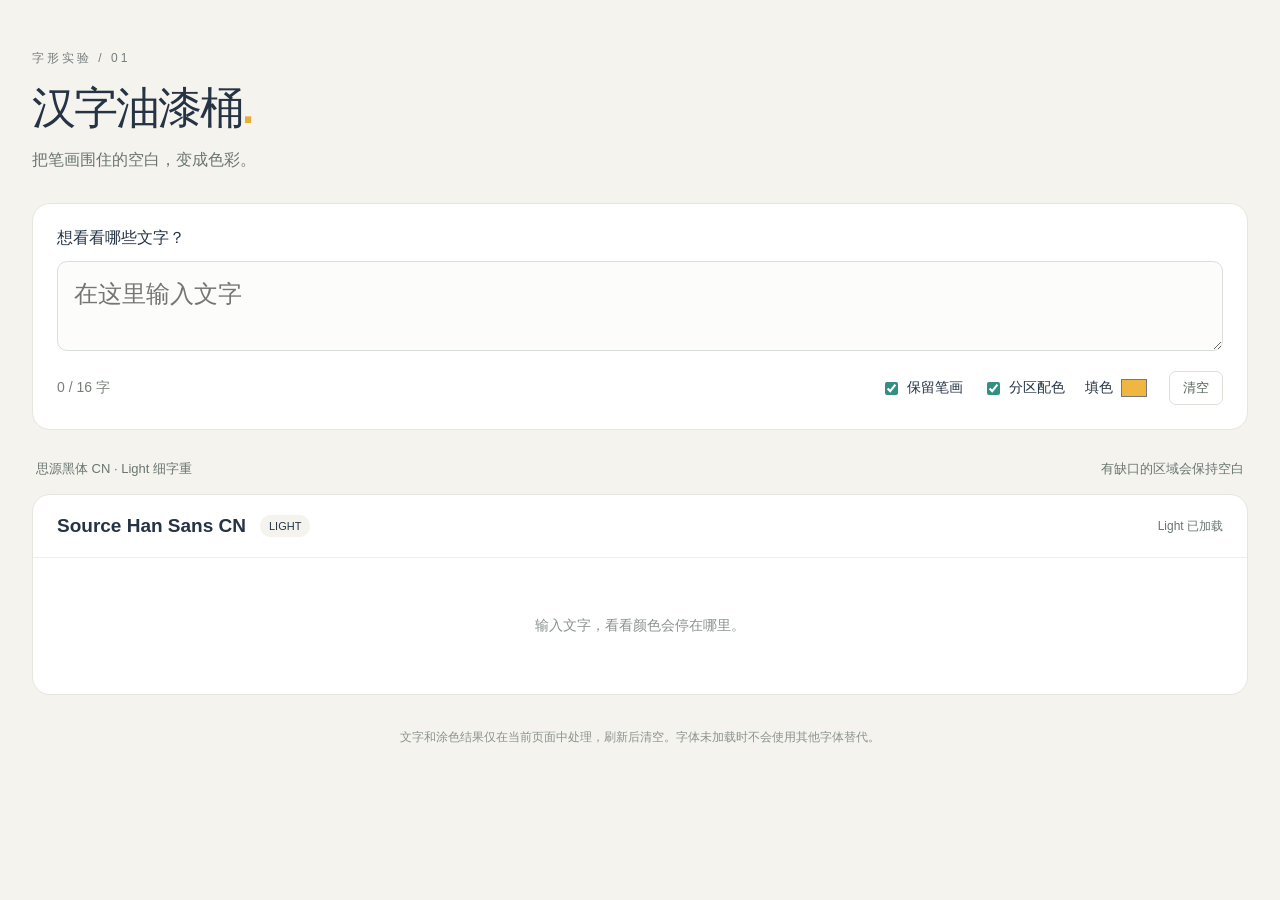
<file: hanzi-paint-bucket/public/lab.html>
<!doctype html>
<html lang="zh-CN">
<meta charset="utf-8">
<meta name="viewport" content="width=device-width, initial-scale=1">
<title>汉字油漆桶 · 字体实验室</title>
<link rel="stylesheet" href="./lab.css">
<main>
  <header><span class="eyebrow">字形实验 / 01</span><h1>汉字油漆桶<span class="dot">.</span></h1><p>把笔画围住的空白，变成色彩。</p></header>
  <section class="controls" aria-label="输入与显示设置">
    <label for="text">想看看哪些文字？</label>
    <textarea id="text" rows="2" placeholder="在这里输入文字" autocomplete="off" spellcheck="false"></textarea>
    <div class="toolbar"><span id="count">最多显示 16 个非空白字符</span><label><input id="ink" type="checkbox" checked> 保留笔画</label><label><input id="multi" type="checkbox" checked> 分区配色</label><label class="color">填色 <input id="color" type="color" value="#efb641"></label><button id="clear" type="button">清空</button></div>
  </section>
  <p class="note">思源黑体 CN · Light 细字重<span>有缺口的区域会保持空白</span></p>
  <div id="results"></div>
  <footer>文字和涂色结果仅在当前页面中处理，刷新后清空。字体未加载时不会使用其他字体替代。</footer>
</main>
<script type="module" src="./app.js"></script>
</html>
</file>
<file: hanzi-floorplan/public/style.css>
:root{font-family:system-ui,"Microsoft YaHei",sans-serif;color:#263b37;background:#f5f4ef;font-synthesis:none;--muted:#6d7a74;--line:#d9ded5;--accent:#23654f}*{box-sizing:border-box}body{margin:0}main{max-width:1600px;margin:auto;padding:42px 40px}header{position:relative;padding:10px 0 30px;border-bottom:1px solid var(--line)}.eyebrow{font-size:12px;letter-spacing:.18em;color:var(--accent)}h1{font-weight:450;font-size:clamp(32px,4vw,52px);line-height:1.25;letter-spacing:.03em;margin:22px 0 14px}header p{color:var(--muted);font-size:15px}.stamp{position:absolute;right:10px;top:45px;font-size:16px;letter-spacing:.16em;line-height:2;text-align:center;border:1px solid #9baa9b;padding:18px 24px}.controls{background:#fffefa;border:1px solid var(--line);border-radius:12px;padding:24px;margin-top:24px}.control-row{display:flex;gap:22px;align-items:flex-start;flex-wrap:wrap}.control-row>label{font-size:13px;display:flex;flex-direction:column;gap:9px}.characters{flex:1;min-width:220px}input[type=text],input:not([type]),select{background:white;border:1px solid #cbd3c9;border-radius:6px;padding:11px 12px;color:inherit;font-size:15px;min-height:43px}.characters input{letter-spacing:.2em}small{color:var(--muted);font-size:12px}input[type=checkbox],input[type=range]{accent-color:var(--accent)}.secondary{align-items:center;margin-top:22px;gap:24px}.secondary>label{flex-direction:row;align-items:center;gap:8px}.secondary>span{font-size:12px;color:var(--muted)}fieldset{border:0;border-top:1px solid var(--line);padding:18px 0 0;margin:22px 0 0}legend{font-size:13px;padding-right:14px}legend span{font-size:12px;color:var(--muted);margin-left:12px}.font-options{display:flex;flex-wrap:wrap;gap:9px}.font-choice{display:flex;gap:7px;align-items:center;padding:10px 12px;border:1px solid var(--line);border-radius:6px;font-size:13px;background:#fff}.font-choice:has(:checked){border-color:#6a9d85;background:#edf4ed}.font-choice.unavailable{color:#939a95;background:#f4f4f0}.font-choice small{font-size:11px}details{margin-top:20px;font-size:13px;color:var(--muted)}summary{cursor:pointer;color:var(--accent)}details p{line-height:1.7}.results-heading{display:flex;justify-content:space-between;align-items:center;margin:30px 0 14px;gap:16px}h2{font-size:20px;font-weight:500;margin:0}#status{font-size:13px;color:var(--muted)}.comparison{margin:0 0 28px}.row-title{display:flex;align-items:center;gap:12px;margin:0 0 12px;font-size:20px;font-weight:500}.row-title span{font-family:monospace;font-size:11px;color:var(--muted)}.cards{display:flex;gap:14px;overflow-x:auto;padding:0 0 14px;scroll-snap-type:x proximity}.card{flex:0 0 245px;background:#fffefa;border:1px solid var(--line);border-radius:9px;overflow:hidden;scroll-snap-align:start}.card-head{padding:15px 16px 12px;min-height:78px}.card h3{font-size:14px;font-weight:600;margin:0 0 5px}.card-head p{font-size:11px;color:var(--muted);margin:0;line-height:1.5}.card canvas{display:block;width:100%;height:auto;background:white}.metrics{display:flex;justify-content:space-between;font-size:12px;color:var(--muted);padding:13px 14px;border-top:1px solid #eef0ea}.metrics strong{color:var(--accent);font-weight:600}.empty{padding:45px 24px;border:1px dashed var(--line);border-radius:8px;color:var(--muted);text-align:center}footer{border-top:1px solid var(--line);padding:22px 0;color:var(--muted);font-size:12px;line-height:1.9}a{color:var(--accent)}:focus-visible{outline:3px solid #b98838;outline-offset:3px}@media(min-width:1500px){.card{flex-basis:260px}}@media(max-width:650px){main{padding:24px 16px}.stamp{display:none}.controls{padding:18px}.control-row{gap:16px}.characters{flex-basis:100%}.control-row>label{flex-grow:1}.secondary>label{flex-grow:0}legend span{display:block;margin:7px 0}.results-heading{align-items:flex-start;flex-direction:column;gap:5px}.card{flex-basis:235px}header p{line-height:1.8}}

.plan-guide{font-size:13px;color:var(--muted);line-height:1.8;margin:0 0 22px}.card.plan-card{flex-basis:490px}.plan-pair{display:grid;grid-template-columns:1fr 1fr;gap:12px;padding:0 12px}.plan-pair figure{margin:0;min-width:0}.plan-pair figcaption{text-align:center;font-size:12px;color:var(--muted);padding:10px 0}.plan-card .metrics{gap:14px}@media(max-width:650px){.card.plan-card{flex-basis:340px}.plan-pair{gap:8px;padding:0 8px}}
.optimality{margin:0;padding:0 14px 14px;color:var(--muted);font-size:11px;line-height:1.6}
</file>
<file: hanzi-paint-bucket/public/style.css>
:root { font-weight:300; font-family:"Paint Bucket UI","PingFang SC","Microsoft YaHei",sans-serif; color:#28434a; background:#f7f4ec; font-synthesis:none; --green:#306b79; --muted:#737f72; --line:#d9e0d2; --ui:clamp(16px,1.05vw,18px); --small:clamp(14px,1vw,16px); --emphasis:clamp(18px,1.25vw,22px); --heading:clamp(22px,1.5vw,26px); }
* { box-sizing:border-box; } body { margin:0; background:radial-gradient(ellipse at 50% 35%,#e3edeb,transparent 70%); }
button,input,select { font:inherit; } button,a,input { -webkit-tap-highlight-color:transparent; } a { color:inherit; text-decoration:none; } button { cursor:pointer; } button:disabled { cursor:default; } [hidden] { display:none!important; }
button:focus-visible,a:focus-visible,select:focus-visible { outline:3px solid #98b897; outline-offset:4px; } h1:focus { outline:none; }
.shell { width:min(1400px,100%); height:100dvh; min-height:320px; margin:auto; padding:16px clamp(16px,4vw,56px) 20px; display:flex; flex-direction:column; gap:18px; }
.home-brand { display:flex; align-items:center; justify-content:center; gap:clamp(14px,2vw,22px); font-size:clamp(32px,4vw,46px); font-weight:650; letter-spacing:.04em; flex-shrink:0; }
.brand-mark { display:block; width:clamp(72px,11dvh,104px); height:auto; flex-shrink:0; }
.view { flex:1; min-height:0; }.heading { margin:0; }.eyebrow { display:inline-block; color:var(--green); font-size:var(--small); font-weight:600; letter-spacing:.1em; }
h1 { font-size:var(--heading); font-weight:650; letter-spacing:.04em; margin:6px 0 0; }
#home,#types,#endless-types { display:flex; flex-direction:column; justify-content:center; gap:clamp(20px,4dvh,44px); padding:0 clamp(0px,3vw,40px) 4dvh; } #types>.back,#endless-types>.back { align-self:flex-start; }
.choices { display:grid; grid-template-columns:repeat(2,minmax(0,1fr)); gap:24px; }
.choice { position:relative; min-width:0; min-height:210px; height:clamp(210px,34dvh,380px); border:1px solid #b9cfce; border-bottom:5px solid #92b7ba; background:#fffdf7; border-radius:22px; display:flex; flex-direction:column; align-items:flex-start; justify-content:center; text-align:left; padding:clamp(24px,4vw,48px); gap:26px; box-shadow:0 10px 28px #306b7909; transition:transform .15s,box-shadow .15s; }
.choice:not(:disabled):hover { transform:translateY(-3px); box-shadow:0 14px 32px #306b7914; }.choice:not(:disabled):active { transform:translateY(2px); }
.choice-icon { width:70px; height:70px; display:grid; place-items:center; background:#e1eeed; color:var(--green); border:1px solid #c6d9d7; border-radius:18px; font-size:44px; }.choice-icon svg { width:36px; height:36px; }.type-icon { font-family:serif; font-size:36px; }
.choice-label { font-size:var(--emphasis); font-weight:650; }.choice-label small { display:block; font-size:var(--ui); font-weight:600; color:var(--green); margin-top:10px; }
.choice-arrow { position:absolute; right:30px; bottom:32px; width:27px; height:27px; color:var(--green); }
.choice:disabled { color:#90998a; background:#eeefe7; border-color:#d9dfd2; box-shadow:none; }.choice:disabled .choice-icon { color:#9fa995; background:#e7eadd; border-color:#dce2d3; }
.badge { position:absolute; top:24px; right:24px; font-size:var(--small); padding:6px 10px; border:1px solid #cdd5c5; border-radius:20px; white-space:nowrap; }
.back,.level-pages button,.level-pages select { display:inline-flex; align-items:center; justify-content:center; min-height:42px; padding:9px 16px; border:1px solid #bacdb0; border-bottom-width:3px; border-radius:10px; background:#e1eeed; color:var(--green); font-size:var(--ui); font-weight:600; white-space:nowrap; }
.back:hover,.level-pages button:not(:disabled):hover { background:#dce8d2; }.back:active,.level-pages button:not(:disabled):active { transform:translateY(1px); }
.view-top { display:flex; align-items:center; gap:24px; }.play-heading { display:flex; justify-content:space-between; align-items:center; gap:12px; flex:1; }.play-heading h1 { font-size:var(--heading); }
.level-count { font-size:var(--emphasis); font-weight:700; font-variant-numeric:tabular-nums; color:var(--green); white-space:nowrap; padding:10px 16px; background:#e1eeed; border:1px solid #c6d9d7; border-radius:12px; }
#play { display:grid; grid-template-rows:auto 7px minmax(min-content,1fr) auto; gap:16px; }
#play.endless-play { grid-template-rows:auto minmax(min-content,1fr); }
progress { width:100%; height:7px; border:0; background:#dce3d4; display:block; border-radius:8px; overflow:hidden; }progress::-webkit-progress-bar { background:#dce3d4; }progress::-webkit-progress-value { background:var(--green); border-radius:8px; }progress::-moz-progress-bar { background:var(--green); }
#puzzle-form { display:flex; flex-direction:column; align-items:center; justify-content:center; padding:18px; border:1px solid #d6dfda; border-radius:24px; background:radial-gradient(circle,#e4ded0 1px,transparent 1px) center / 22px 22px,#fffdf7; box-shadow:inset 0 2px 0 #fff,0 8px 24px #306b7906; }
.board { margin:auto 0; --size:clamp(180px,min(66vw,calc(100dvh - 430px)),620px); display:grid; width:var(--size); height:var(--size); grid-template-columns:1fr .55fr 1.2fr .55fr 1fr; grid-template-rows:1fr .55fr 1.2fr .55fr 1fr; align-items:center; justify-items:center; }
.clue { display:grid; place-items:center; width:calc(var(--size) * .215); height:calc(var(--size) * .215); font-family:"Kaiti SC","KaiTi","STKaiti","Songti SC",serif; font-size:clamp(28px,calc(var(--size) * .115),56px); line-height:1; background:#fffef8; border:1px solid #d4dccb; border-bottom:4px solid #d4dccb; border-radius:16%; box-shadow:0 3px 8px #306b7907; }.clue:empty { visibility:hidden; }
.top { grid-area:1/3; }.down-one { grid-area:2/3; }.left { grid-area:3/1; }.right-one { grid-area:3/2; }
.entry { grid-area:3/3; width:100%; height:100%; min-width:0; border:2px solid #7c9a7f; border-bottom-width:5px; border-radius:16%; background:#eff5e8; text-align:center; font-family:"Kaiti SC","KaiTi",serif; font-size:clamp(28px,calc(var(--size) * .115),56px); color:var(--green); padding:0; caret-color:var(--green); outline:none; box-shadow:0 0 0 5px #e4ebdc; }
.entry:focus { border-color:var(--green); box-shadow:0 0 0 5px #d6e4cd; }.entry:disabled { opacity:.6; }.entry[aria-invalid=true] { border-color:#ac644f; animation:nudge .2s ease-in-out; }.entry.solved { background:#d9e9cc; border-color:var(--green); animation:pop .25s ease-out; }
.entry[aria-invalid=true]:focus { box-shadow:0 0 0 5px #f0ded8; }
.right-two { grid-area:3/4; }.right { grid-area:3/5; }.down-two { grid-area:4/3; }.bottom { grid-area:5/3; }.arrow { font-family:Arial,sans-serif; font-size:calc(var(--size) * .08); color:#8c9e80; }
.feedback { min-height:22px; margin:10px 0 8px; font-size:var(--ui); font-weight:600; color:var(--muted); }.feedback.error { color:#a55340; }.feedback.success { color:var(--green); }
.primary { display:block; border:0; border-bottom:4px solid #254e5a; border-radius:12px; background:var(--green); color:#fffef7; padding:12px 28px; width:clamp(210px,26vw,340px); text-align:center; font-size:var(--ui); font-weight:600; box-shadow:0 4px 0 #d9e2d0; transition:transform .12s; }.primary:hover { background:#397d8c; }.primary:active { transform:translateY(2px); }.primary:disabled { opacity:.45; }
.level-nav { display:flex; justify-content:center; }.level-nav button,.text-button { border:0; background:none; color:var(--green); padding:4px 12px; font-size:var(--ui); min-height:30px; }.level-nav button:disabled { opacity:.35; }
#complete { display:flex; flex-direction:column; justify-content:center; align-items:center; text-align:center; gap:24px; }#complete .level-count { display:inline-block; margin:24px 0 0; }
#levels { display:flex; flex-direction:column; gap:18px; }.level-grid { display:grid; grid-template-columns:repeat(var(--columns,8),minmax(0,1fr)); grid-auto-rows:minmax(44px,1fr); gap:12px; flex:1; min-height:0; }
.level-tile { position:relative; min-width:0; border:1px solid #b9cfce; border-bottom:4px solid #b6c7ac; border-radius:12px; background:#fffdf7; color:var(--green); font-size:var(--emphasis); font-weight:650; font-variant-numeric:tabular-nums; }
.level-tile:not(:disabled):hover { background:#eaf2e1; }.level-tile:not(:disabled):active { transform:translateY(2px); }.level-tile:disabled { color:#98a18f; border-color:#dce1d5; background:#eeefe7; border-bottom-width:2px; }
.level-tile.passed { background:#dce9d2; }.level-tile.passed::after { content:"✓"; position:absolute; right:7px; top:4px; font-size:var(--small); }.level-tile[aria-current] { border:2px solid var(--green); border-bottom-width:5px; box-shadow:0 0 0 3px #d6e4cc; }
.level-pages { display:flex; align-items:center; justify-content:space-between; gap:10px; }.level-pages button:disabled { opacity:.4; }#levels-status { margin:0; font-size:var(--ui); color:var(--muted); }#levels-status:empty { display:none; }
@keyframes nudge { 25% { transform:translateX(-3px); }75% { transform:translateX(3px); } }@keyframes pop { 50% { transform:scale(1.04); } }
@media(max-width:600px) {
  .shell { padding:10px 16px 12px; gap:12px; }
  #home,#types,#endless-types { padding:0 0 3dvh; gap:24px; }.choices { grid-template-columns:1fr; gap:16px; }.choice { min-height:125px; height:clamp(125px,24dvh,210px); padding:22px; gap:18px; flex-direction:row; align-items:center; justify-content:flex-start; border-radius:18px; }
  .choice-icon { width:52px; height:52px; border-radius:14px; font-size:32px; flex-shrink:0; }.choice-icon svg { width:28px; height:28px; }.choice-label { font-size:var(--emphasis); }.choice-arrow { right:18px; bottom:auto; width:20px; }.badge { top:12px; right:12px; font-size:var(--small); padding:3px 7px; }
  .view-top { gap:12px; flex-wrap:wrap; }.view-top>.back { min-height:36px; padding:6px 12px; }.play-heading { flex-basis:100%; }.play-heading h1 { font-size:var(--heading); }.level-count { font-size:var(--emphasis); padding:8px 12px; }.eyebrow { font-size:var(--small); }
  #play { gap:10px; }#puzzle-form { padding:12px; border-radius:18px; }.board { --size:clamp(140px,min(calc(100vw - 72px),calc(100dvh - 430px)),420px); }.primary { padding:10px 24px; font-size:var(--ui); }.feedback { margin:8px 0; }
  #levels { gap:12px; }.level-grid { gap:9px; }.level-tile { font-size:var(--ui); border-radius:9px; }.level-pages button,.level-pages select { padding:7px 10px; font-size:var(--small); min-height:38px; }
}
@media(max-height:560px) and (min-width:601px) {
  .shell { padding-top:8px; padding-bottom:8px; gap:8px; }#play { gap:8px; }.play-heading h1 { font-size:var(--heading); }
  #puzzle-form { display:grid; grid-template-columns:1fr 1fr; grid-template-rows:1fr auto 1fr; column-gap:24px; padding:12px 24px; }.board { --size:clamp(160px,calc(100dvh - 220px),320px); grid-column:1; grid-row:1/4; justify-self:center; }.feedback { grid-column:2; grid-row:1; align-self:end; text-align:center; }.primary { grid-column:2; grid-row:2; width:100%; }
  #home,#types,#endless-types { gap:14px; padding-bottom:0; }.choice { min-height:160px; height:38dvh; flex-direction:row; align-items:center; padding:24px; }.choice-arrow { right:12px; bottom:14px; }
}
.answer-actions { display:flex; flex-direction:column; align-items:center; gap:clamp(14px,2dvh,24px); width:100%; margin-top:18px; padding-bottom:8px; flex-shrink:0; }
.answer-actions .feedback { margin:0; min-height:max(26px,1.3em); line-height:1.3; font-size:clamp(18px,1.4vw,22px); }
.answer-actions .primary { font-size:clamp(18px,1.4vw,22px); min-height:64px; width:min(100%,440px); padding:16px 28px; }
@media(max-width:600px) { .answer-actions { margin-top:12px; padding-bottom:4px; }.answer-actions .primary { min-height:64px; width:100%; padding:16px 24px; font-size:20px; } }
@media(max-height:560px) and (min-width:601px) { .answer-actions { grid-column:2; grid-row:1/4; align-self:center; margin:0; padding:0; }.answer-actions .feedback { align-self:auto; }.answer-actions .primary { width:100%; } }
.advance-indicator { min-height:64px; width:min(100%,440px); display:flex; align-items:center; justify-content:center; }
.advance-indicator span { display:block; width:120px; height:5px; background:#dce5d3; border-radius:5px; overflow:hidden; }
.advance-indicator span::after { content:""; display:block; height:100%; background:var(--green); transform-origin:left; animation:advance-fill var(--advance-duration,.9s) linear both; }
.board { transition:opacity .2s ease,transform .2s ease; }
#puzzle-form.arriving .board { animation:board-arrive .2s ease-out; }
#puzzle-form.departing .board { opacity:0; transform:translateY(-6px); }
@keyframes advance-fill { from { transform:scaleX(0); } to { transform:scaleX(1); } }
@keyframes board-arrive { from { opacity:0; transform:translateY(6px); } to { opacity:1; transform:translateY(0); } }
@media(max-width:600px) { .advance-indicator { min-height:64px; width:100%; } }
@media(prefers-reduced-motion:reduce) { *,*::before,*::after { transition:none!important; animation:none!important; } #puzzle-form.departing .board { opacity:1; transform:none; } }
/* Elapsed-time feedback remains visible; reduced motion still disables board movement. */
@media(prefers-reduced-motion:reduce) { .advance-indicator span::after { animation:advance-fill var(--advance-duration,.9s) linear both!important; } }

@media(max-width:600px) {
  .back,.view-top>.back { min-height:52px; min-width:104px; padding:12px 18px; font-size:18px; }
  .level-pages { display:grid; grid-template-columns:1fr auto 1fr; gap:10px; }
  .level-pages button,.level-pages select { min-height:52px; padding:10px 6px; font-size:16px; }
  .level-pages select { width:clamp(90px,28vw,140px); }
  .level-grid { gap:12px; }.level-tile { font-size:20px; border-radius:12px; }
  .level-nav button,.text-button { min-height:44px; min-width:120px; padding:10px 18px; }
  .board { --size:clamp(140px,min(calc(100vw - 72px),calc(100dvh - 460px)),420px); }
}
@media(max-width:600px) and (max-height:650px) {
  .shell { gap:8px; }.view-top { gap:8px; }#play { gap:8px; }#puzzle-form { padding:10px; }.answer-actions { margin-top:8px; }
}

/* Touch targets are shared across orientations, not restricted to narrow screens. */
.back,.view-top>.back { position:absolute; top:16px; left:clamp(16px,4vw,56px); z-index:2; align-self:flex-start; flex-shrink:0; width:64px; height:64px; min-height:64px; min-width:64px; padding:15px; border-radius:50%; border:2px solid #254e5a; background:var(--green); color:#fffef7; box-shadow:0 4px 0 #c6d9d7; }
.back:hover { background:#397d8c; }
.back svg { display:block; width:32px; height:32px; }
.shell { position:relative; }
.utility-actions { position:absolute; top:16px; right:clamp(16px,4vw,56px); display:flex; gap:12px; z-index:2; }
.help-button { width:64px; height:64px; padding:15px; display:grid; place-items:center; border:2px solid #254e5a; border-radius:50%; background:var(--green); color:#fffef7; box-shadow:0 4px 0 #c6d9d7; }
.help-button:hover { background:#397d8c; }
.help-button svg { width:32px; height:32px; }
#help-dialog,#save-dialog { width:min(440px,calc(100vw - 32px)); max-height:calc(100dvh - 32px); padding:24px; border:1px solid #b9cfce; border-radius:24px; background:#fffdf7; color:#28434a; box-shadow:0 16px 60px #163f3430; text-align:center; }
#help-dialog::backdrop,#save-dialog::backdrop { background:#18392e66; }
#save-dialog label { display:block; margin:20px 0 12px; font-size:18px; }
#save-code { display:block; width:100%; resize:vertical; padding:12px; border:1px solid #bacdb0; border-radius:12px; background:#fffef8; color:#28434a; font:16px/1.5 monospace; overflow-wrap:anywhere; }
.save-actions { display:flex; gap:12px; margin-top:18px; }
.save-actions .primary { flex:1; min-width:0; width:auto; min-height:56px; padding:12px 6px; font-size:16px; }
#save-status { min-height:24px; font-size:16px; line-height:1.5; color:var(--green); margin:16px 0 0; }
.help-heading { display:flex; align-items:center; justify-content:space-between; gap:16px; }
.help-heading h2 { font-size:24px; margin:0; }
.help-close { display:grid; place-items:center; width:52px; height:52px; padding:12px; border:1px solid #bacdb0; border-radius:50%; background:#e1eeed; color:var(--green); }
.help-close svg { width:26px; height:26px; }
#help-dialog p { font-size:18px; line-height:1.6; margin:16px 0 0; }
.help-example { --help-size:clamp(160px,34dvh,240px); display:grid; grid-template-columns:1fr .5fr 1fr .5fr 1fr; grid-template-rows:1fr .5fr 1fr .5fr 1fr; width:min(var(--help-size),100%); height:var(--help-size); margin:20px auto; align-items:center; justify-items:center; font-size:32px; }
.help-example>span:not(.help-arrow) { display:grid; place-items:center; width:100%; height:100%; background:#fffef8; border:1px solid #b9cfce; border-radius:12px; }
.help-example>span.help-answer { grid-area:3/3; background:#d9e9cc; color:var(--green); border:2px solid var(--green); }
.help-arrow { color:#7c9171; font-size:24px; }
.help-tabs { display:flex; gap:8px; padding:4px; margin-top:18px; border:1px solid #d6dfda; border-radius:14px; background:#e1eeed; }
.help-tabs button { flex:1; min-height:44px; padding:8px 12px; border:0; border-radius:10px; background:transparent; color:var(--green); font-size:18px; font-weight:600; }
.help-tabs button[aria-selected="true"] { background:var(--green); color:#fffef7; box-shadow:0 2px 4px #163f3414; }
.help-example-two { width:100%; grid-template-columns:1fr .4fr 1fr .4fr 1fr .4fr 1fr; font-size:clamp(24px,6vw,32px); }
.help-example.help-example-two>span.help-answer-two { grid-area:3/5; }
.help-example-two .right { grid-area:3/7; }
.help-right-three { grid-area:3/6; }
.help-top-two { grid-area:1/5; }.help-down-three { grid-area:2/5; }
.help-down-four { grid-area:4/5; }.help-bottom-two { grid-area:5/5; }
#help-dialog .help-caption { min-height:52px; margin-top:0; font-size:16px; }
@media(max-height:560px) { #help-dialog { padding:16px; }.help-example { height:160px; width:min(180px,100%); margin:12px auto; font-size:26px; }.help-example-two { width:min(300px,100%); }.help-tabs { margin-top:12px; } }
#home { padding-top:80px; }
.choice-icon.type-icon { width:112px; height:88px; padding:8px; flex-shrink:0; }
.type-icon img { display:block; width:100%; height:100%; }
.choice:disabled .type-icon img { opacity:.5; }
@media(max-width:600px) { .choice-icon.type-icon { width:80px; height:72px; padding:5px; } }
.view-top { flex-direction:column; align-items:stretch; gap:12px; padding-left:0; }
.view-top .play-heading { flex-basis:auto; }
#types,#endless-types,#levels,#play { padding-top:80px; }
.complete-panel { width:min(620px,100%); padding:clamp(28px,5dvh,56px) 20px; border:1px solid #ccd9c1; border-radius:28px; background:radial-gradient(circle,#dce6d4 1px,transparent 1px) center / 24px 24px,#fffdf7; box-shadow:0 12px 40px #306b7910; display:flex; flex-direction:column; align-items:center; gap:14px; }
.complete-medal { width:clamp(120px,22dvh,190px); height:auto; }
.complete-panel h1 { font-size:clamp(24px,2.2vw,32px); margin:0; }
#complete .level-count { margin:8px 0 0; }
#complete { padding-top:80px; }
.save-warning { position:fixed; bottom:16px; left:50%; transform:translateX(-50%); width:max-content; max-width:calc(100% - 24px); padding:12px 16px; border:1px solid #b69465; border-radius:14px; background:#fff7e7; color:#64451f; z-index:5; display:flex; align-items:center; gap:16px; box-shadow:0 4px 20px #28434a20; }
.save-warning button { min-height:44px; border:0; border-radius:8px; background:#306b79; color:white; padding:8px 12px; white-space:nowrap; }
@media(max-height:560px) and (min-width:601px) { #complete { gap:12px; }.complete-panel { padding:16px; gap:6px; }.complete-medal { width:100px; } }
.level-pages button,.level-pages select { min-height:52px; font-size:16px; }
.level-tile { font-size:clamp(20px,1.25vw,22px); }
.level-nav button,.text-button { min-height:44px; min-width:120px; padding:10px 18px; }
.level-nav button { min-width:0; flex:0 1 120px; padding:10px 8px; white-space:nowrap; }
.level-nav { display:grid; grid-template-columns:repeat(3,minmax(0,1fr)); width:min(100%,360px); justify-self:center; }
#previous { grid-column:1; grid-row:1; }
#reveal,#hide-answer { grid-column:2; grid-row:1; }
#review-next { grid-column:3; grid-row:1; }
#puzzle-form.reviewing #submit[hidden] { display:block!important; visibility:hidden; }
#puzzle-form.reviewing .entry.solved { animation:none; }
.answer-actions .primary { font-size:clamp(20px,1.4vw,22px); }
@media(max-height:560px) and (min-width:601px) {
  .board { --size:clamp(140px,calc(100dvh - 248px),320px); }
}
.two-board {
  --two-width:min(calc(100vw - 80px),calc(var(--size) * 1.4));
  width:var(--two-width); height:calc(var(--two-width) * .7);
  grid-template-columns:1fr .45fr 1fr .45fr 1fr .45fr 1fr;
  grid-template-rows:1fr .45fr 1fr .45fr 1fr;
}
.two-board .clue { width:100%; height:100%; }
.two-board .clue,.two-board .entry { font-size:clamp(22px,calc(var(--two-width) * .095),56px); }
.two-board .entry { box-shadow:0 0 0 3px #e4ebdc; }
.two-board .top-two { grid-area:1/5; }
.two-board .down-three { grid-area:2/5; }
.two-board .second-entry { grid-area:3/5; }
.two-board .right-three { grid-area:3/6; }
.two-board .right { grid-area:3/7; }
.two-board .down-four { grid-area:4/5; }
.two-board .bottom-two { grid-area:5/5; }
@media(max-height:560px) and (min-width:601px) {
  .two-board { --two-width:min(calc(45vw - 65px),calc(var(--size) * 1.4)); }
}

/* Paint clues occupy the original word-kanji play panel. */
#home .choices {width:min(640px,100%);margin:0 auto;grid-template-columns:1fr}
#home .heading {text-align:center}
#home .choice {height:clamp(150px,25dvh,240px);min-height:150px;flex-direction:row;align-items:center;justify-content:center}
#home .choice-icon {background:#f9df9b;border-color:#e9c878}
.paint-board {display:flex;align-items:center;justify-content:center;gap:clamp(8px,2vw,24px);width:100%;margin:auto;min-height:0}
.paint-cell {min-width:0;flex:0 1 200px;text-align:center}
.paint-cell img,.paint-cell canvas {display:block;width:100%;aspect-ratio:1;object-fit:contain;background:#fffdf8;border:1px solid #d7dfcf;border-radius:18px;margin-bottom:16px}
.paint-cell input {width:100%;height:clamp(56px,9dvh,80px);text-align:center;font-size:32px;border:2px solid #91b3b7;border-radius:14px;background:#fffef8;color:#28434a;outline:none}
.paint-cell input:focus {border-color:#306b79;box-shadow:0 0 0 4px #306b7920}
.paint-board.wrong input {border-color:#b85548;background:#fff0eb}
.paint-board.correct input {border-color:#306b79;background:#e1eeed}
#puzzle-form {gap:12px;min-height:320px}
#levels .level-grid {flex:1}
#help-demo {display:flex;justify-content:center;gap:16px;margin:24px 0}
#help-demo img {width:42%;aspect-ratio:1;background:white;border:1px solid #d6dfda;border-radius:14px}
.help-word {font-size:30px!important;letter-spacing:.5em;color:var(--green)}
#level-nav {display:grid;grid-template-columns:repeat(3,1fr);gap:10px}
#level-nav button {min-width:0;padding:8px;font-size:16px}
@media(max-width:600px){.paint-cell img{border-radius:10px;margin-bottom:12px}.paint-cell input{font-size:26px}.paint-board{gap:8px}#puzzle-form{padding:14px;min-height:300px}.home-brand{font-size:32px}}
@media(max-height:560px) and (min-width:601px){.paint-board{grid-column:1;grid-row:1/4}.paint-cell{flex-basis:140px}.paint-cell input{height:52px}#puzzle-form{min-height:200px}}

.paint-cell {position:relative;container-type:inline-size;aspect-ratio:1;border:1px solid #aabbb8;border-radius:4px;overflow:hidden;background:repeating-linear-gradient(to bottom,#bac7c4 0 5px,transparent 5px 9px) center / 1px 100% no-repeat,repeating-linear-gradient(to right,#bac7c4 0 5px,transparent 5px 9px) center / 100% 1px no-repeat,#fffdf8}
.paint-cell img {border:0;border-radius:0;background:transparent;margin:0}
.paint-cell .correct-glyph {display:none;position:absolute;inset:0;width:100%;height:100%;background:transparent;border:0;border-radius:0;margin:0;pointer-events:none}
.paint-cell.solved .correct-glyph {display:block}
#word-entry {width:min(100%,440px);height:64px;padding:10px 18px;text-align:center;border:2px solid #91b3b7;border-radius:14px;background:#fffef8;color:#28434a;font-size:26px;outline:none}
#word-entry::placeholder {font-size:18px;color:#819394}
#word-entry:focus {border-color:#306b79;box-shadow:0 0 0 4px #306b7920}
#word-entry.wrong {border-color:#b85548;background:#fff0eb}
#word-entry.correct {border-color:#306b79;background:#e1eeed}
.home-brand h1 {font-size:inherit;margin:0}
#help-demo .paint-cell {flex:0 1 160px}
#help-demo img {display:block;width:100%;height:100%;margin:0;border:0;border-radius:0;background:transparent}
#help-demo .demo-strokes {position:absolute;inset:0;opacity:0}
#help-dialog .help-word {opacity:0}
#help-dialog.demo-ready .demo-strokes,#help-dialog.demo-ready .help-word {animation:help-reveal 5s ease-in-out infinite}
@keyframes help-reveal {0%,30%,100% {opacity:0} 45%,80% {opacity:1}}
@media(prefers-reduced-motion:reduce) {#help-dialog.demo-ready .demo-strokes,#help-dialog.demo-ready .help-word {opacity:1;animation:none!important}}
</file>
<file: hanzi-projection/public/style.css>
:root{font-family:system-ui,"Microsoft YaHei",sans-serif;color:#243332;background:#f5f4ee;font-synthesis:none}*{box-sizing:border-box}body{margin:0}main{max-width:1500px;margin:auto;padding:48px 32px}header{max-width:850px}.eyebrow{color:#477465;font-size:12px;letter-spacing:3px}h1{font-size:42px;letter-spacing:-1px;margin:18px 0}h1 span{display:block;font-size:22px;font-weight:400;margin-top:12px;letter-spacing:0}p,small,footer{color:#65736c;line-height:1.8}.controls{display:flex;flex-wrap:wrap;gap:24px;align-items:start;padding:24px;background:#fff;border:1px solid #d9dfd5;border-radius:14px;margin:28px 0 20px}label{display:flex;flex-direction:column;gap:9px;font-size:14px}.characters{flex:1;min-width:240px}input:not([type=checkbox]),select{font:inherit;padding:10px;border:1px solid #b9c9be;border-radius:6px;background:#fff}input[type=range]{padding:0;accent-color:#22745d}output{font-size:12px}small{font-size:12px}fieldset{border:0;padding:0;margin:0;width:100%}legend{font-size:14px;margin-bottom:12px}#fonts{display:flex;flex-wrap:wrap;gap:12px}#fonts label,.toggle{flex-direction:row;align-items:center}#fonts label{border:1px solid #dce1db;padding:8px 12px;border-radius:6px}#fonts label:has(input:checked){background:#eaf4ee;border-color:#6e9b85}input[type=checkbox]{accent-color:#22745d}.guide{display:flex;flex-wrap:wrap;gap:20px;font-size:13px;color:#5b6b64}i{display:inline-block;width:18px;height:3px;vertical-align:middle;margin-right:7px}.row{background:#287d68}.col{background:#c06b37}#status{font-size:13px}.comparison{margin:28px 0}.comparison h2{font-size:20px;font-weight:500}.cards{display:grid;grid-template-columns:repeat(auto-fit,minmax(265px,1fr));gap:14px}.card{min-width:0;background:#fff;border:1px solid #dce1db;border-radius:12px;padding:18px}.card h3{font-size:14px;margin:0 0 12px;display:flex;justify-content:space-between;gap:8px}.card h3 span{font-size:11px;color:#6a7870;font-weight:400}.diagram{display:grid;grid-template-columns:minmax(0,1fr) minmax(0,2fr);gap:8px;align-items:stretch}.glyph{grid-column:2;grid-row:1;width:100%;height:auto;aspect-ratio:1;display:block;margin:0;image-rendering:pixelated;background:white;outline:1px solid #dce1db}.plot{display:block;width:100%;height:100%;min-height:0;outline:1px solid #e5e9e2}.row-plot{grid-column:1;grid-row:1}.col-plot{grid-column:2;grid-row:2;aspect-ratio:2}.axes{font-size:10px;line-height:1.7;color:#65736c;margin:12px 0 0}.metrics{font-size:12px;text-align:center;color:#68776d}.concealed .glyph{visibility:hidden}.concealed .char-label{visibility:hidden}.empty{padding:40px;border:1px dashed #b8c6bb;border-radius:10px}footer{font-size:12px;border-top:1px solid #d9dfd5;padding-top:24px;margin-top:36px}@media(max-width:600px){main{padding:28px 16px}h1{font-size:34px}.controls{padding:18px;gap:18px}.cards{grid-template-columns:1fr}}
</file>
<file: word-kanji/public/style.css>
:root { font-family:"PingFang SC","Microsoft YaHei",sans-serif; color:#243c34; background:#f5f4ee; font-synthesis:none; --green:#285c49; --muted:#737f72; --line:#d9e0d2; --ui:clamp(16px,1.05vw,18px); --small:clamp(14px,1vw,16px); --emphasis:clamp(18px,1.25vw,22px); --heading:clamp(22px,1.5vw,26px); }
* { box-sizing:border-box; } body { margin:0; background:radial-gradient(ellipse at 50% 35%,#e9eee3,transparent 70%); }
button,input,select { font:inherit; } button,a,input { -webkit-tap-highlight-color:transparent; } a { color:inherit; text-decoration:none; } button { cursor:pointer; } button:disabled { cursor:default; } [hidden] { display:none!important; }
button:focus-visible,a:focus-visible,select:focus-visible { outline:3px solid #98b897; outline-offset:4px; } h1:focus { outline:none; }
.shell { width:min(1400px,100%); height:100dvh; min-height:320px; margin:auto; padding:16px clamp(16px,4vw,56px) 20px; display:flex; flex-direction:column; gap:18px; }
.home-brand { display:flex; align-items:center; justify-content:center; gap:clamp(14px,2vw,22px); font-size:clamp(28px,3vw,36px); font-weight:650; letter-spacing:.04em; flex-shrink:0; }
.brand-mark { display:block; width:clamp(56px,8dvh,80px); height:auto; flex-shrink:0; }
.view { flex:1; min-height:0; }.heading { margin:0; }.eyebrow { display:inline-block; color:var(--green); font-size:var(--small); font-weight:600; letter-spacing:.1em; }
h1 { font-size:var(--heading); font-weight:650; letter-spacing:.04em; margin:6px 0 0; }
#home,#types,#endless-types { display:flex; flex-direction:column; justify-content:center; gap:clamp(20px,4dvh,44px); padding:0 clamp(0px,3vw,40px) 4dvh; } #types>.back,#endless-types>.back { align-self:flex-start; }
.choices { display:grid; grid-template-columns:repeat(2,minmax(0,1fr)); gap:24px; }
.choice { position:relative; min-width:0; min-height:210px; height:clamp(210px,34dvh,380px); border:1px solid #becdb7; border-bottom:5px solid #aabc9f; background:#fffef9; border-radius:22px; display:flex; flex-direction:column; align-items:flex-start; justify-content:center; text-align:left; padding:clamp(24px,4vw,48px); gap:26px; box-shadow:0 10px 28px #285c4909; transition:transform .15s,box-shadow .15s; }
.choice:not(:disabled):hover { transform:translateY(-3px); box-shadow:0 14px 32px #285c4914; }.choice:not(:disabled):active { transform:translateY(2px); }
.choice-icon { width:70px; height:70px; display:grid; place-items:center; background:#e7eedf; color:var(--green); border:1px solid #d4dfca; border-radius:18px; font-size:44px; }.choice-icon svg { width:36px; height:36px; }.type-icon { font-family:serif; font-size:36px; }
.choice-label { font-size:var(--emphasis); font-weight:650; }.choice-label small { display:block; font-size:var(--ui); font-weight:600; color:var(--green); margin-top:10px; }
.choice-arrow { position:absolute; right:30px; bottom:32px; width:27px; height:27px; color:var(--green); }
.choice:disabled { color:#90998a; background:#eeefe7; border-color:#d9dfd2; box-shadow:none; }.choice:disabled .choice-icon { color:#9fa995; background:#e7eadd; border-color:#dce2d3; }
.badge { position:absolute; top:24px; right:24px; font-size:var(--small); padding:6px 10px; border:1px solid #cdd5c5; border-radius:20px; white-space:nowrap; }
.back,.level-pages button,.level-pages select { display:inline-flex; align-items:center; justify-content:center; min-height:42px; padding:9px 16px; border:1px solid #bacdb0; border-bottom-width:3px; border-radius:10px; background:#e7eedf; color:var(--green); font-size:var(--ui); font-weight:600; white-space:nowrap; }
.back:hover,.level-pages button:not(:disabled):hover { background:#dce8d2; }.back:active,.level-pages button:not(:disabled):active { transform:translateY(1px); }
.view-top { display:flex; align-items:center; gap:24px; }.play-heading { display:flex; justify-content:space-between; align-items:center; gap:12px; flex:1; }.play-heading h1 { font-size:var(--heading); }
.level-count { font-size:var(--emphasis); font-weight:700; font-variant-numeric:tabular-nums; color:var(--green); white-space:nowrap; padding:10px 16px; background:#e6eddd; border:1px solid #d4dfca; border-radius:12px; }
#play { display:grid; grid-template-rows:auto 7px minmax(min-content,1fr) auto; gap:16px; }
#play.endless-play { grid-template-rows:auto minmax(min-content,1fr); }
progress { width:100%; height:7px; border:0; background:#dce3d4; display:block; border-radius:8px; overflow:hidden; }progress::-webkit-progress-bar { background:#dce3d4; }progress::-webkit-progress-value { background:var(--green); border-radius:8px; }progress::-moz-progress-bar { background:var(--green); }
#puzzle-form { display:flex; flex-direction:column; align-items:center; justify-content:center; padding:18px; border:1px solid #d7dfcf; border-radius:24px; background:radial-gradient(circle,#e3e9db 1px,transparent 1px) center / 22px 22px,#fafbf5; box-shadow:inset 0 2px 0 #fff,0 8px 24px #285c4906; }
.board { margin:auto 0; --size:clamp(180px,min(66vw,calc(100dvh - 430px)),620px); display:grid; width:var(--size); height:var(--size); grid-template-columns:1fr .55fr 1.2fr .55fr 1fr; grid-template-rows:1fr .55fr 1.2fr .55fr 1fr; align-items:center; justify-items:center; }
.clue { display:grid; place-items:center; width:calc(var(--size) * .215); height:calc(var(--size) * .215); font-family:"Kaiti SC","KaiTi","STKaiti","Songti SC",serif; font-size:clamp(28px,calc(var(--size) * .115),56px); line-height:1; background:#fffef8; border:1px solid #d4dccb; border-bottom:4px solid #d4dccb; border-radius:16%; box-shadow:0 3px 8px #285c4907; }.clue:empty { visibility:hidden; }
.top { grid-area:1/3; }.down-one { grid-area:2/3; }.left { grid-area:3/1; }.right-one { grid-area:3/2; }
.entry { grid-area:3/3; width:100%; height:100%; min-width:0; border:2px solid #7c9a7f; border-bottom-width:5px; border-radius:16%; background:#eff5e8; text-align:center; font-family:"Kaiti SC","KaiTi",serif; font-size:clamp(28px,calc(var(--size) * .115),56px); color:var(--green); padding:0; caret-color:var(--green); outline:none; box-shadow:0 0 0 5px #e4ebdc; }
.entry:focus { border-color:var(--green); box-shadow:0 0 0 5px #d6e4cd; }.entry:disabled { opacity:.6; }.entry[aria-invalid=true] { border-color:#ac644f; animation:nudge .2s ease-in-out; }.entry.solved { background:#d9e9cc; border-color:var(--green); animation:pop .25s ease-out; }
.entry[aria-invalid=true]:focus { box-shadow:0 0 0 5px #f0ded8; }
.right-two { grid-area:3/4; }.right { grid-area:3/5; }.down-two { grid-area:4/3; }.bottom { grid-area:5/3; }.arrow { font-family:Arial,sans-serif; font-size:calc(var(--size) * .08); color:#8c9e80; }
.feedback { min-height:22px; margin:10px 0 8px; font-size:var(--ui); font-weight:600; color:var(--muted); }.feedback.error { color:#a55340; }.feedback.success { color:var(--green); }
.primary { display:block; border:0; border-bottom:4px solid #1c4134; border-radius:12px; background:var(--green); color:#fffef7; padding:12px 28px; width:clamp(210px,26vw,340px); text-align:center; font-size:var(--ui); font-weight:600; box-shadow:0 4px 0 #d9e2d0; transition:transform .12s; }.primary:hover { background:#306d56; }.primary:active { transform:translateY(2px); }.primary:disabled { opacity:.45; }
.level-nav { display:flex; justify-content:center; }.level-nav button,.text-button { border:0; background:none; color:var(--green); padding:4px 12px; font-size:var(--ui); min-height:30px; }.level-nav button:disabled { opacity:.35; }
#complete { display:flex; flex-direction:column; justify-content:center; align-items:center; text-align:center; gap:24px; }#complete .level-count { display:inline-block; margin:24px 0 0; }
#levels { display:flex; flex-direction:column; gap:18px; }.level-grid { display:grid; grid-template-columns:repeat(var(--columns,8),minmax(0,1fr)); grid-auto-rows:minmax(44px,1fr); gap:12px; flex:1; min-height:0; }
.level-tile { position:relative; min-width:0; border:1px solid #becdb7; border-bottom:4px solid #b6c7ac; border-radius:12px; background:#fffef9; color:var(--green); font-size:var(--emphasis); font-weight:650; font-variant-numeric:tabular-nums; }
.level-tile:not(:disabled):hover { background:#eaf2e1; }.level-tile:not(:disabled):active { transform:translateY(2px); }.level-tile:disabled { color:#98a18f; border-color:#dce1d5; background:#eeefe7; border-bottom-width:2px; }
.level-tile.passed { background:#dce9d2; }.level-tile.passed::after { content:"✓"; position:absolute; right:7px; top:4px; font-size:var(--small); }.level-tile[aria-current] { border:2px solid var(--green); border-bottom-width:5px; box-shadow:0 0 0 3px #d6e4cc; }
.level-pages { display:flex; align-items:center; justify-content:space-between; gap:10px; }.level-pages button:disabled { opacity:.4; }#levels-status { margin:0; font-size:var(--ui); color:var(--muted); }#levels-status:empty { display:none; }
@keyframes nudge { 25% { transform:translateX(-3px); }75% { transform:translateX(3px); } }@keyframes pop { 50% { transform:scale(1.04); } }
@media(max-width:600px) {
  .shell { padding:10px 16px 12px; gap:12px; }
  #home,#types,#endless-types { padding:0 0 3dvh; gap:24px; }.choices { grid-template-columns:1fr; gap:16px; }.choice { min-height:125px; height:clamp(125px,24dvh,210px); padding:22px; gap:18px; flex-direction:row; align-items:center; justify-content:flex-start; border-radius:18px; }
  .choice-icon { width:52px; height:52px; border-radius:14px; font-size:32px; flex-shrink:0; }.choice-icon svg { width:28px; height:28px; }.choice-label { font-size:var(--emphasis); }.choice-arrow { right:18px; bottom:auto; width:20px; }.badge { top:12px; right:12px; font-size:var(--small); padding:3px 7px; }
  .view-top { gap:12px; flex-wrap:wrap; }.view-top>.back { min-height:36px; padding:6px 12px; }.play-heading { flex-basis:100%; }.play-heading h1 { font-size:var(--heading); }.level-count { font-size:var(--emphasis); padding:8px 12px; }.eyebrow { font-size:var(--small); }
  #play { gap:10px; }#puzzle-form { padding:12px; border-radius:18px; }.board { --size:clamp(140px,min(calc(100vw - 72px),calc(100dvh - 430px)),420px); }.primary { padding:10px 24px; font-size:var(--ui); }.feedback { margin:8px 0; }
  #levels { gap:12px; }.level-grid { gap:9px; }.level-tile { font-size:var(--ui); border-radius:9px; }.level-pages button,.level-pages select { padding:7px 10px; font-size:var(--small); min-height:38px; }
}
@media(max-height:560px) and (min-width:601px) {
  .shell { padding-top:8px; padding-bottom:8px; gap:8px; }#play { gap:8px; }.play-heading h1 { font-size:var(--heading); }
  #puzzle-form { display:grid; grid-template-columns:1fr 1fr; grid-template-rows:1fr auto 1fr; column-gap:24px; padding:12px 24px; }.board { --size:clamp(160px,calc(100dvh - 220px),320px); grid-column:1; grid-row:1/4; justify-self:center; }.feedback { grid-column:2; grid-row:1; align-self:end; text-align:center; }.primary { grid-column:2; grid-row:2; width:100%; }
  #home,#types,#endless-types { gap:14px; padding-bottom:0; }.choice { min-height:160px; height:38dvh; flex-direction:row; align-items:center; padding:24px; }.choice-arrow { right:12px; bottom:14px; }
}
.answer-actions { display:flex; flex-direction:column; align-items:center; gap:clamp(14px,2dvh,24px); width:100%; margin-top:18px; padding-bottom:8px; flex-shrink:0; }
.answer-actions .feedback { margin:0; min-height:max(26px,1.3em); line-height:1.3; font-size:clamp(18px,1.4vw,22px); }
.answer-actions .primary { font-size:clamp(18px,1.4vw,22px); min-height:64px; width:min(100%,440px); padding:16px 28px; }
@media(max-width:600px) { .answer-actions { margin-top:12px; padding-bottom:4px; }.answer-actions .primary { min-height:64px; width:100%; padding:16px 24px; font-size:20px; } }
@media(max-height:560px) and (min-width:601px) { .answer-actions { grid-column:2; grid-row:1/4; align-self:center; margin:0; padding:0; }.answer-actions .feedback { align-self:auto; }.answer-actions .primary { width:100%; } }
.advance-indicator { min-height:64px; width:min(100%,440px); display:flex; align-items:center; justify-content:center; }
.advance-indicator span { display:block; width:120px; height:5px; background:#dce5d3; border-radius:5px; overflow:hidden; }
.advance-indicator span::after { content:""; display:block; height:100%; background:var(--green); transform-origin:left; animation:advance-fill var(--advance-duration,.9s) linear both; }
.board { transition:opacity .2s ease,transform .2s ease; }
#puzzle-form.arriving .board { animation:board-arrive .2s ease-out; }
#puzzle-form.departing .board { opacity:0; transform:translateY(-6px); }
@keyframes advance-fill { from { transform:scaleX(0); } to { transform:scaleX(1); } }
@keyframes board-arrive { from { opacity:0; transform:translateY(6px); } to { opacity:1; transform:translateY(0); } }
@media(max-width:600px) { .advance-indicator { min-height:64px; width:100%; } }
@media(prefers-reduced-motion:reduce) { *,*::before,*::after { transition:none!important; animation:none!important; } #puzzle-form.departing .board { opacity:1; transform:none; } }
/* Elapsed-time feedback remains visible; reduced motion still disables board movement. */
@media(prefers-reduced-motion:reduce) { .advance-indicator span::after { animation:advance-fill var(--advance-duration,.9s) linear both!important; } }

@media(max-width:600px) {
  .back,.view-top>.back { min-height:52px; min-width:104px; padding:12px 18px; font-size:18px; }
  .level-pages { display:grid; grid-template-columns:1fr auto 1fr; gap:10px; }
  .level-pages button,.level-pages select { min-height:52px; padding:10px 6px; font-size:16px; }
  .level-pages select { width:clamp(90px,28vw,140px); }
  .level-grid { gap:12px; }.level-tile { font-size:20px; border-radius:12px; }
  .level-nav button,.text-button { min-height:44px; min-width:120px; padding:10px 18px; }
  .board { --size:clamp(140px,min(calc(100vw - 72px),calc(100dvh - 460px)),420px); }
}
@media(max-width:600px) and (max-height:650px) {
  .shell { gap:8px; }.view-top { gap:8px; }#play { gap:8px; }#puzzle-form { padding:10px; }.answer-actions { margin-top:8px; }
}

/* Touch targets are shared across orientations, not restricted to narrow screens. */
.back,.view-top>.back { position:absolute; top:16px; left:clamp(16px,4vw,56px); z-index:2; align-self:flex-start; flex-shrink:0; width:64px; height:64px; min-height:64px; min-width:64px; padding:15px; border-radius:50%; border:2px solid #1c4134; background:var(--green); color:#fffef7; box-shadow:0 4px 0 #c8d5bd; }
.back:hover { background:#306d56; }
.back svg { display:block; width:32px; height:32px; }
.shell { position:relative; }
.utility-actions { position:absolute; top:16px; right:clamp(16px,4vw,56px); display:flex; gap:12px; z-index:2; }
.help-button { width:64px; height:64px; padding:15px; display:grid; place-items:center; border:2px solid #1c4134; border-radius:50%; background:var(--green); color:#fffef7; box-shadow:0 4px 0 #c8d5bd; }
.help-button:hover { background:#306d56; }
.help-button svg { width:32px; height:32px; }
#help-dialog,#save-dialog { width:min(440px,calc(100vw - 32px)); max-height:calc(100dvh - 32px); padding:24px; border:1px solid #becdb7; border-radius:24px; background:#fafbf5; color:#243c34; box-shadow:0 16px 60px #163f3430; text-align:center; }
#help-dialog::backdrop,#save-dialog::backdrop { background:#18392e66; }
#save-dialog label { display:block; margin:20px 0 12px; font-size:18px; }
#save-code { display:block; width:100%; resize:vertical; padding:12px; border:1px solid #bacdb0; border-radius:12px; background:#fffef8; color:#243c34; font:16px/1.5 monospace; overflow-wrap:anywhere; }
.save-actions { display:flex; gap:12px; margin-top:18px; }
.save-actions .primary { flex:1; min-width:0; width:auto; min-height:56px; padding:12px 6px; font-size:16px; }
#save-status { min-height:24px; font-size:16px; line-height:1.5; color:var(--green); margin:16px 0 0; }
.help-heading { display:flex; align-items:center; justify-content:space-between; gap:16px; }
.help-heading h2 { font-size:24px; margin:0; }
.help-close { display:grid; place-items:center; width:52px; height:52px; padding:12px; border:1px solid #bacdb0; border-radius:50%; background:#e7eedf; color:var(--green); }
.help-close svg { width:26px; height:26px; }
#help-dialog p { font-size:18px; line-height:1.6; margin:16px 0 0; }
.help-example { --help-size:clamp(160px,34dvh,240px); display:grid; grid-template-columns:1fr .5fr 1fr .5fr 1fr; grid-template-rows:1fr .5fr 1fr .5fr 1fr; width:min(var(--help-size),100%); height:var(--help-size); margin:20px auto; align-items:center; justify-items:center; font-size:32px; }
.help-example>span:not(.help-arrow) { display:grid; place-items:center; width:100%; height:100%; background:#fffef8; border:1px solid #becdb7; border-radius:12px; }
.help-example>span.help-answer { grid-area:3/3; background:#d9e9cc; color:var(--green); border:2px solid var(--green); }
.help-arrow { color:#7c9171; font-size:24px; }
.help-tabs { display:flex; gap:8px; padding:4px; margin-top:18px; border:1px solid #d7dfcf; border-radius:14px; background:#e7eedf; }
.help-tabs button { flex:1; min-height:44px; padding:8px 12px; border:0; border-radius:10px; background:transparent; color:var(--green); font-size:18px; font-weight:600; }
.help-tabs button[aria-selected="true"] { background:var(--green); color:#fffef7; box-shadow:0 2px 4px #163f3414; }
.help-example-two { width:100%; grid-template-columns:1fr .4fr 1fr .4fr 1fr .4fr 1fr; font-size:clamp(24px,6vw,32px); }
.help-example.help-example-two>span.help-answer-two { grid-area:3/5; }
.help-example-two .right { grid-area:3/7; }
.help-right-three { grid-area:3/6; }
.help-top-two { grid-area:1/5; }.help-down-three { grid-area:2/5; }
.help-down-four { grid-area:4/5; }.help-bottom-two { grid-area:5/5; }
#help-dialog .help-caption { min-height:52px; margin-top:0; font-size:16px; }
@media(max-height:560px) { #help-dialog { padding:16px; }.help-example { height:160px; width:min(180px,100%); margin:12px auto; font-size:26px; }.help-example-two { width:min(300px,100%); }.help-tabs { margin-top:12px; } }
#home { padding-top:80px; }
.choice-icon.type-icon { width:112px; height:88px; padding:8px; flex-shrink:0; }
.type-icon img { display:block; width:100%; height:100%; }
.choice:disabled .type-icon img { opacity:.5; }
@media(max-width:600px) { .choice-icon.type-icon { width:80px; height:72px; padding:5px; } }
.view-top { flex-direction:column; align-items:stretch; gap:12px; padding-left:0; }
.view-top .play-heading { flex-basis:auto; }
#types,#endless-types,#levels,#play { padding-top:80px; }
.complete-panel { width:min(620px,100%); padding:clamp(28px,5dvh,56px) 20px; border:1px solid #ccd9c1; border-radius:28px; background:radial-gradient(circle,#dce6d4 1px,transparent 1px) center / 24px 24px,#fafbf5; box-shadow:0 12px 40px #285c4910; display:flex; flex-direction:column; align-items:center; gap:14px; }
.complete-medal { width:clamp(120px,22dvh,190px); height:auto; }
.complete-panel h1 { font-size:clamp(24px,2.2vw,32px); margin:0; }
#complete .level-count { margin:8px 0 0; }
#complete { padding-top:80px; }
.save-warning { position:fixed; bottom:16px; left:50%; transform:translateX(-50%); width:max-content; max-width:calc(100% - 24px); padding:12px 16px; border:1px solid #b69465; border-radius:14px; background:#fff7e7; color:#64451f; z-index:5; display:flex; align-items:center; gap:16px; box-shadow:0 4px 20px #243c3420; }
.save-warning button { min-height:44px; border:0; border-radius:8px; background:#285c49; color:white; padding:8px 12px; white-space:nowrap; }
@media(max-height:560px) and (min-width:601px) { #complete { gap:12px; }.complete-panel { padding:16px; gap:6px; }.complete-medal { width:100px; } }
.level-pages button,.level-pages select { min-height:52px; font-size:16px; }
.level-tile { font-size:clamp(20px,1.25vw,22px); }
.level-nav button,.text-button { min-height:44px; min-width:120px; padding:10px 18px; }
.level-nav button { min-width:0; flex:0 1 120px; padding:10px 8px; white-space:nowrap; }
.level-nav { display:grid; grid-template-columns:repeat(3,minmax(0,1fr)); width:min(100%,360px); justify-self:center; }
#previous { grid-column:1; grid-row:1; }
#reveal,#hide-answer { grid-column:2; grid-row:1; }
#review-next { grid-column:3; grid-row:1; }
#puzzle-form.reviewing #submit[hidden] { display:block!important; visibility:hidden; }
#puzzle-form.reviewing .entry.solved { animation:none; }
.answer-actions .primary { font-size:clamp(20px,1.4vw,22px); }
@media(max-height:560px) and (min-width:601px) {
  .board { --size:clamp(140px,calc(100dvh - 248px),320px); }
}
.two-board {
  --two-width:min(calc(100vw - 80px),calc(var(--size) * 1.4));
  width:var(--two-width); height:calc(var(--two-width) * .7);
  grid-template-columns:1fr .45fr 1fr .45fr 1fr .45fr 1fr;
  grid-template-rows:1fr .45fr 1fr .45fr 1fr;
}
.two-board .clue { width:100%; height:100%; }
.two-board .clue,.two-board .entry { font-size:clamp(22px,calc(var(--two-width) * .095),56px); }
.two-board .entry { box-shadow:0 0 0 3px #e4ebdc; }
.two-board .top-two { grid-area:1/5; }
.two-board .down-three { grid-area:2/5; }
.two-board .second-entry { grid-area:3/5; }
.two-board .right-three { grid-area:3/6; }
.two-board .right { grid-area:3/7; }
.two-board .down-four { grid-area:4/5; }
.two-board .bottom-two { grid-area:5/5; }
@media(max-height:560px) and (min-width:601px) {
  .two-board { --two-width:min(calc(45vw - 65px),calc(var(--size) * 1.4)); }
}
</file>
<file: public/puzzle/word-kanji/style.css>
:root{font-family:"PingFang SC","Microsoft YaHei",sans-serif;color:#243c34;background:#f5f4ee;font-synthesis:none;--green:#285c49;--muted:#7b827a;--line:#dddfd4}
*{box-sizing:border-box}body{margin:0}button,input{font:inherit}button,a,input{-webkit-tap-highlight-color:transparent}a{color:inherit;text-decoration:none}button{cursor:pointer}button:disabled{cursor:default}[hidden]{display:none!important}button:focus-visible,a:focus-visible{outline:3px solid #98b897;outline-offset:5px}h1:focus{outline:none}.shell{max-width:760px;margin:auto;padding:0 36px 48px}.site-header{height:110px;display:flex;align-items:center;justify-content:space-between;border-bottom:1px solid var(--line)}.brand{display:flex;align-items:center;gap:12px;font-weight:650;letter-spacing:.14em}.brand-mark{display:grid;place-items:center;border:1px solid var(--green);width:33px;height:33px;font-family:serif;letter-spacing:0}.header-tag{font-size:12px;color:var(--muted);letter-spacing:.2em}.view{padding-top:48px}.heading{margin:38px 0 38px}.eyebrow{font-size:12px;color:var(--muted);letter-spacing:.2em}h1{font-size:34px;font-weight:550;letter-spacing:.04em;margin:14px 0 0}.choices{display:grid;gap:16px}.choice{width:100%;min-height:122px;border:1px solid var(--line);background:#fdfcf7;border-radius:12px;display:flex;align-items:center;text-align:left;padding:26px;gap:24px;transition:border-color .15s,transform .15s}.choice:not(:disabled):hover{border-color:var(--green);transform:translateY(-2px)}.choice-icon{width:54px;height:54px;display:grid;place-items:center;background:#e9eee4;color:var(--green);border-radius:10px;font-size:32px}.type-icon{font-family:serif;font-size:29px}.choice-label{font-size:21px;font-weight:550;flex:1}.choice-label small{display:block;font-size:12px;font-weight:400;color:var(--muted);margin-top:8px}.choice-arrow{font-size:27px;color:var(--green)}.choice:disabled{color:#959b90;background:transparent}.choice:disabled .choice-icon{color:#a0a597;background:#eeeee6}.badge{font-size:11px;padding:5px 8px;border:1px solid var(--line);border-radius:5px;white-space:nowrap}.back{color:var(--muted);font-size:13px;display:inline-block}.play-heading{display:flex;justify-content:space-between;align-items:end;margin:30px 0 22px}.play-heading h1{font-size:28px}.level-count{font-size:13px;font-variant-numeric:tabular-nums;color:var(--muted)}progress{width:100%;height:4px;border:0;background:#e0e3d8;display:block;border-radius:4px;overflow:hidden}progress::-webkit-progress-bar{background:#e0e3d8}progress::-webkit-progress-value{background:var(--green);border-radius:4px}progress::-moz-progress-bar{background:var(--green)}#puzzle-form{display:flex;flex-direction:column;align-items:center}.board{display:grid;grid-template-columns:68px 42px 82px 42px 68px;grid-template-rows:68px 38px 82px 38px 68px;margin:34px auto 0;align-items:center;justify-items:center}.clue{font-family:"Kaiti SC","KaiTi","STKaiti","Songti SC",serif;font-size:48px;line-height:1}.top{grid-area:1/3}.down-one{grid-area:2/3}.left{grid-area:3/1}.right-one{grid-area:3/2}.entry{grid-area:3/3;width:82px;height:82px;min-width:0;border:2px solid #7c9a7f;border-radius:9px;background:#fffef8;text-align:center;font-family:"Kaiti SC","KaiTi",serif;font-size:44px;color:var(--green);padding:0;caret-color:var(--green);outline:none;box-shadow:0 0 0 5px #e9ecdf}.entry:focus{border-color:var(--green);box-shadow:0 0 0 5px #dfe8d9}.entry:disabled{opacity:.6}.entry[aria-invalid=true]{border-color:#ac644f}.entry.solved{background:#e5eddd;border-color:var(--green)}.right-two{grid-area:3/4}.right{grid-area:3/5}.down-two{grid-area:4/3}.bottom{grid-area:5/3}.arrow{font-family:Arial,sans-serif;font-size:29px;color:#88917e}.feedback{min-height:24px;margin:18px 0 20px;font-size:14px;color:var(--muted)}.feedback.error{color:#a55340}.feedback.success{color:var(--green)}.primary{display:block;border:0;border-radius:8px;background:var(--green);color:#fffef7;padding:15px 24px;min-width:210px;text-align:center;font-size:15px;transition:background .15s}.primary:hover{background:#204b3b}.primary:disabled{opacity:.45}.level-nav{display:flex;justify-content:space-between;margin:30px auto 0;max-width:360px}.level-nav button,.text-button{border:0;background:none;color:var(--muted);padding:10px 0;font-size:13px}.level-nav button:disabled{opacity:.35}#complete{text-align:center;padding-top:100px}#complete .primary{width:230px;margin:0 auto 18px}.text-button{display:block;margin:auto}@media(max-width:520px){.shell{padding:0 22px 32px}.site-header{height:82px}.view{padding-top:28px}.heading{margin:30px 0}h1{font-size:29px}.choice{min-height:112px;padding:20px;gap:16px}.choice-label{font-size:18px}.choice-icon{width:44px;height:44px}.board{grid-template-columns:58px 34px 76px 34px 58px;grid-template-rows:58px 32px 76px 32px 58px;margin-top:28px}.clue{font-size:43px}.entry{width:76px;height:76px}.play-heading{margin-top:26px}.feedback{margin:15px 0 17px}}@media(prefers-reduced-motion:reduce){*{transition:none!important}}
</file>
<file: hanzi-paint-bucket/public/lab.css>
:root{font-family:"Segoe UI","Microsoft YaHei",sans-serif;color:#253344;background:#f5f3ee;font-synthesis:none}*{box-sizing:border-box}body{margin:0}main{max-width:1280px;margin:auto;padding:48px 32px}header{margin-bottom:32px}.eyebrow{color:#747d7d;font-size:12px;letter-spacing:3px}h1{font-size:44px;letter-spacing:-2px;margin:12px 0}.dot{color:#e8ae36}header p{color:#697571;margin:0}.controls{background:#fff;border:1px solid #e7e5df;border-radius:18px;padding:24px}.controls>label{display:block;font-weight:600;margin-bottom:12px}textarea{width:100%;resize:vertical;border:1px solid #d9ded9;border-radius:10px;padding:16px;font:24px inherit;font-size:24px;background:#fcfcfa;color:inherit;min-height:90px}textarea:focus{outline:2px solid #49a99c;outline-offset:2px}.toolbar{display:flex;gap:20px;align-items:center;flex-wrap:wrap;margin-top:16px;font-size:14px}.toolbar>span{margin-right:auto;color:#778078}.toolbar label{display:flex;gap:6px;align-items:center}input{accent-color:#328f82}input[type=color]{width:30px;height:26px;padding:0;border:0;background:none}button,.upload{cursor:pointer;border:1px solid #dce0d9;background:white;color:#536459;padding:7px 13px;border-radius:7px;font-size:13px}.note{display:flex;justify-content:space-between;color:#697571;font-size:13px;margin:30px 4px 16px}.font-panel{background:white;border:1px solid #e7e5df;border-radius:18px;margin-bottom:20px;overflow:hidden}.panel-head{display:flex;align-items:center;gap:14px;padding:20px 24px;border-bottom:1px solid #efefea;flex-wrap:wrap}h2{margin:0;font-size:19px;font-weight:600}.badge{font-size:11px;background:#f5f3ee;padding:5px 9px;border-radius:20px}.status{margin-left:auto;font-size:12px;color:#697571}.status.error{color:#a35034}.upload input{max-width:180px;font-size:12px}.glyphs{display:grid;grid-template-columns:repeat(auto-fill,minmax(150px,1fr));padding:20px;gap:10px}.glyphs canvas{width:100%;max-width:200px;aspect-ratio:1;display:block;margin:auto}.empty{color:#8a928d;font-size:14px;padding:25px;grid-column:1/-1;text-align:center}footer{text-align:center;color:#8a928d;font-size:12px;margin-top:32px;line-height:1.8}@media(max-width:600px){main{padding:28px 16px}h1{font-size:36px}.controls{padding:18px}.note{display:block;line-height:1.8}.note span{display:block}.glyphs{grid-template-columns:repeat(2,minmax(0,1fr));padding:10px}.panel-head{padding:16px}.status{margin-left:0}.toolbar{gap:12px}.toolbar>span{width:100%}}
</file>
